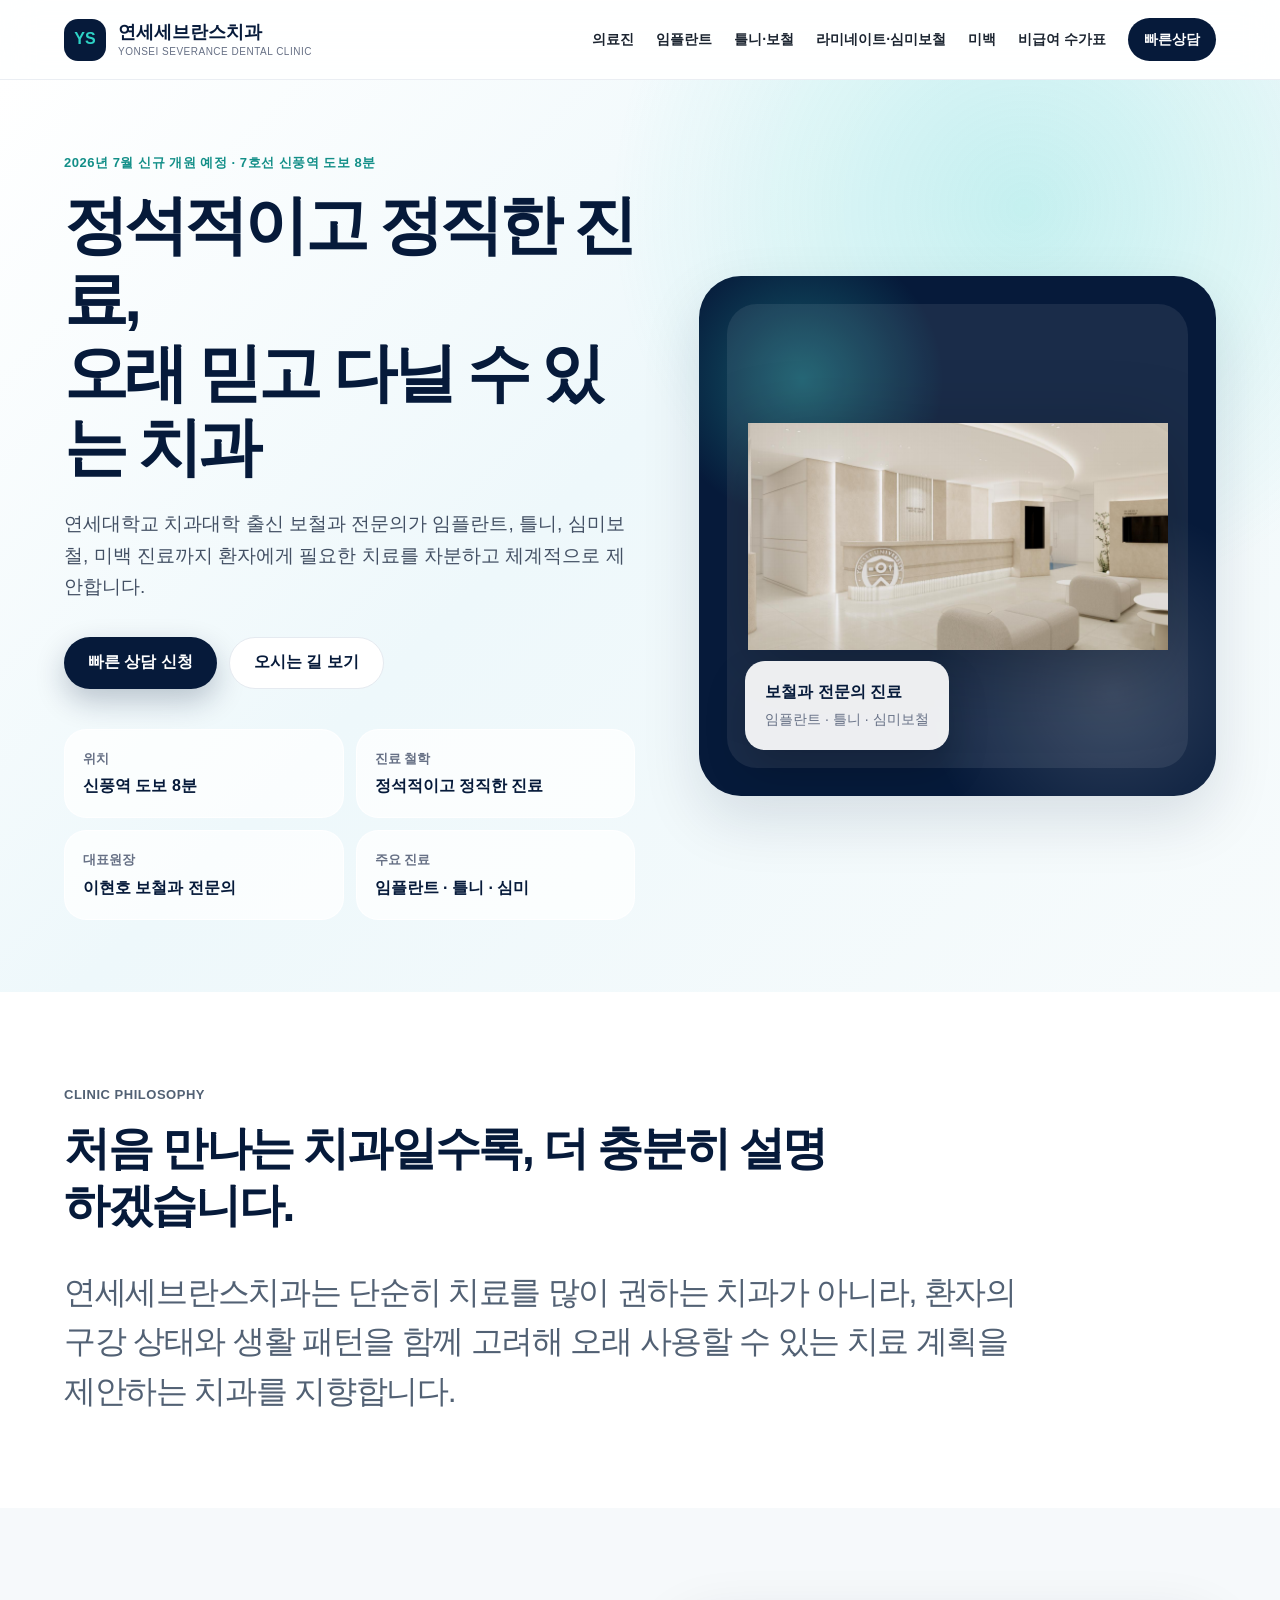
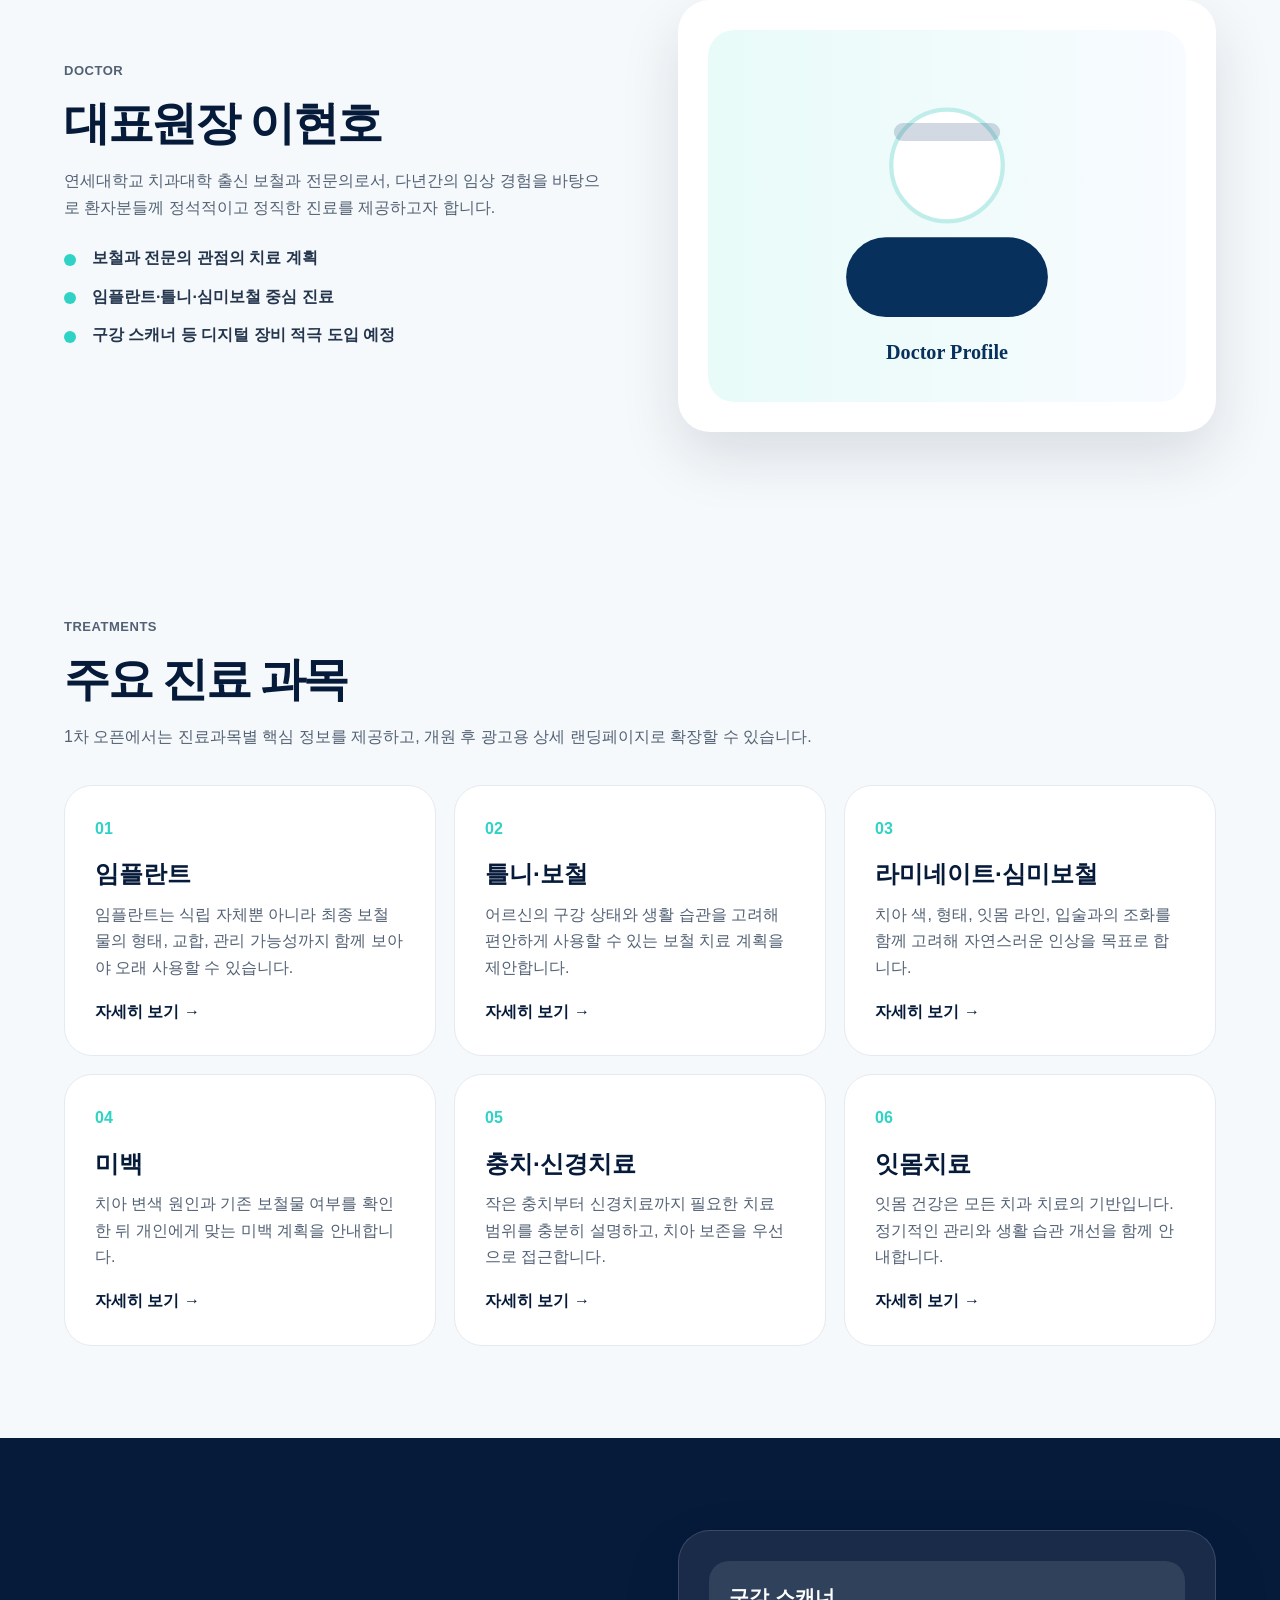
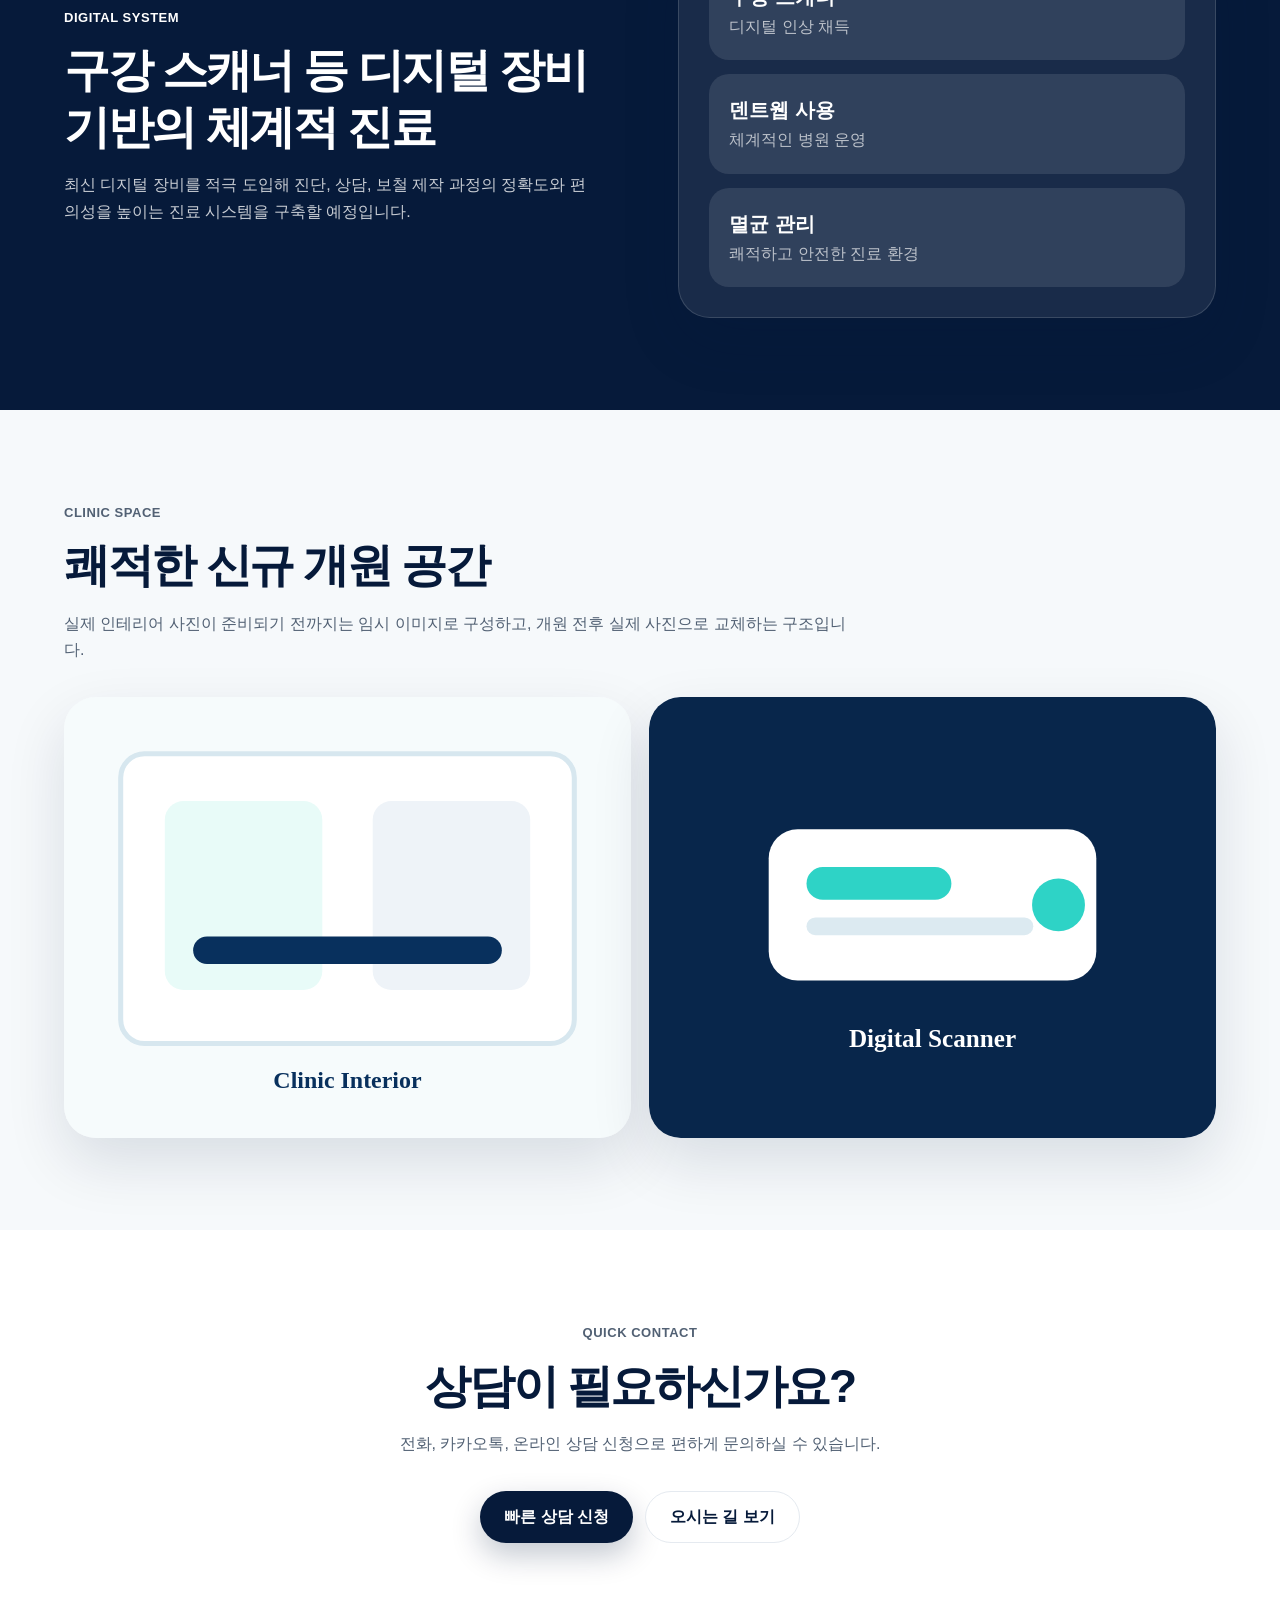
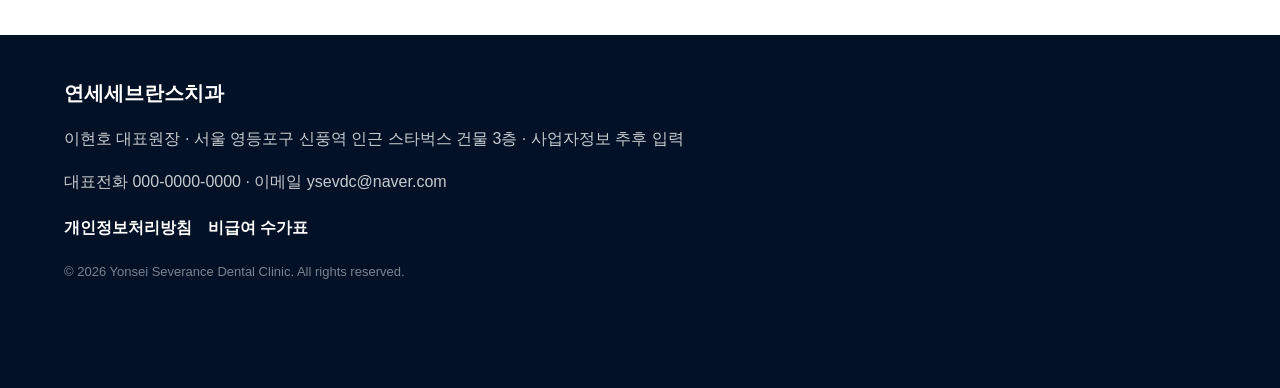
<file: demo/index.html>
<!doctype html>
<html lang="ko">
<head>
  <meta charset="utf-8" />
  <meta name="viewport" content="width=device-width, initial-scale=1" />
  <title>연세세브란스치과 | 신풍역 치과, 보철과 전문의 진료</title>
  <meta name="description" content="신풍역 도보 8분, 2026년 7월 신규 개원 예정 연세세브란스치과입니다. 보철과 전문의가 임플란트, 틀니, 심미보철, 미백 진료를 제공합니다." />
  <meta property="og:title" content="연세세브란스치과 | 신풍역 치과, 보철과 전문의 진료" />
  <meta property="og:description" content="신풍역 도보 8분, 2026년 7월 신규 개원 예정 연세세브란스치과입니다. 보철과 전문의가 임플란트, 틀니, 심미보철, 미백 진료를 제공합니다." />
  <meta property="og:type" content="website" />
  <meta property="og:image" content="./assets/clinic-illustration.png" />
  <link rel="stylesheet" href="styles.css" />
</head>
<body>

<header class="site-header">
  <a class="logo" href="index.html">
    <span class="logo-mark">YS</span>
    <span><strong>연세세브란스치과</strong><small>YONSEI SEVERANCE DENTAL CLINIC</small></span>
  </a>
  <nav class="desktop-nav">
    <a href="index.html#doctor">의료진</a>
    <a href="treatment-implant.html">임플란트</a><a href="treatment-denture.html">틀니·보철</a><a href="treatment-aesthetic.html">라미네이트·심미보철</a><a href="treatment-whitening.html">미백</a>
    <a href="fees.html">비급여 수가표</a>
    <a class="nav-cta" href="contact.html">빠른상담</a>
  </nav>
  <button class="menu-btn" type="button" aria-label="메뉴 열기">메뉴</button>
</header>
<div class="mobile-menu" aria-hidden="true">
  <a href="index.html#doctor">의료진</a>
  <a href="index.html#treatments">진료과목</a>
  <a href="index.html#digital">디지털 장비</a>
  <a href="location.html">오시는 길</a>
  <a href="contact.html">빠른상담</a>
</div>


<main>
  <section class="hero">
    <div class="hero-copy">
      <p class="eyebrow">2026년 7월 신규 개원 예정 · 7호선 신풍역 도보 8분</p>
      <h1>정석적이고 정직한 진료,<br />오래 믿고 다닐 수 있는 치과</h1>
      <p class="hero-desc">
        연세대학교 치과대학 출신 보철과 전문의가 임플란트, 틀니, 심미보철, 미백 진료까지
        환자에게 필요한 치료를 차분하고 체계적으로 제안합니다.
      </p>
      <div class="hero-actions">
        <a class="primary-btn" href="contact.html">빠른 상담 신청</a>
        <a class="secondary-btn" href="location.html">오시는 길 보기</a>
      </div>
      <dl class="hero-info">
        <div><dt>위치</dt><dd>신풍역 도보 8분</dd></div>
        <div><dt>진료 철학</dt><dd>정석적이고 정직한 진료</dd></div>
        <div><dt>대표원장</dt><dd>이현호 보철과 전문의</dd></div>
        <div><dt>주요 진료</dt><dd>임플란트 · 틀니 · 심미</dd></div>
      </dl>
    </div>
    <div class="hero-card">
      <div class="hero-image-wrap"><img src="./assets/clinic-illustration.png" alt="연세세브란스치과 소개 이미지" /></div>
      <div class="floating-card"><strong>보철과 전문의 진료</strong><span>임플란트 · 틀니 · 심미보철</span></div>
    </div>
  </section>

  <section class="section intro-section">
    <div class="section-heading">
      <p class="eyebrow">Clinic Philosophy</p>
      <h2>처음 만나는 치과일수록, 더 충분히 설명하겠습니다.</h2>
    </div>
    <p class="large-text">
      연세세브란스치과는 단순히 치료를 많이 권하는 치과가 아니라, 환자의 구강 상태와 생활 패턴을 함께 고려해
      오래 사용할 수 있는 치료 계획을 제안하는 치과를 지향합니다.
    </p>
  </section>

  <section id="doctor" class="section split-section">
    <div>
      <p class="eyebrow">Doctor</p>
      <h2>대표원장 이현호</h2>
      <p>
        연세대학교 치과대학 출신 보철과 전문의로서, 다년간의 임상 경험을 바탕으로
        환자분들께 정석적이고 정직한 진료를 제공하고자 합니다.
      </p>
      <ul class="check-list">
        <li>보철과 전문의 관점의 치료 계획</li>
        <li>임플란트·틀니·심미보철 중심 진료</li>
        <li>구강 스캐너 등 디지털 장비 적극 도입 예정</li>
      </ul>
    </div>
    <div class="visual-card"><img src="./assets/doctor.svg" alt="연세세브란스치과 대표원장 프로필 이미지 영역"></div>
  </section>

  <section id="treatments" class="section">
    <div class="section-heading">
      <p class="eyebrow">Treatments</p>
      <h2>주요 진료 과목</h2>
      <p>1차 오픈에서는 진료과목별 핵심 정보를 제공하고, 개원 후 광고용 상세 랜딩페이지로 확장할 수 있습니다.</p>
    </div>
    <div class="treatment-grid">
      
<a class="treatment-card" href="treatment-implant.html">
  <span>01</span>
  <h3>임플란트</h3>
  <p>임플란트는 식립 자체뿐 아니라 최종 보철물의 형태, 교합, 관리 가능성까지 함께 보아야 오래 사용할 수 있습니다.</p>
  <em>자세히 보기 →</em>
</a>

<a class="treatment-card" href="treatment-denture.html">
  <span>02</span>
  <h3>틀니·보철</h3>
  <p>어르신의 구강 상태와 생활 습관을 고려해 편안하게 사용할 수 있는 보철 치료 계획을 제안합니다.</p>
  <em>자세히 보기 →</em>
</a>

<a class="treatment-card" href="treatment-aesthetic.html">
  <span>03</span>
  <h3>라미네이트·심미보철</h3>
  <p>치아 색, 형태, 잇몸 라인, 입술과의 조화를 함께 고려해 자연스러운 인상을 목표로 합니다.</p>
  <em>자세히 보기 →</em>
</a>

<a class="treatment-card" href="treatment-whitening.html">
  <span>04</span>
  <h3>미백</h3>
  <p>치아 변색 원인과 기존 보철물 여부를 확인한 뒤 개인에게 맞는 미백 계획을 안내합니다.</p>
  <em>자세히 보기 →</em>
</a>

<a class="treatment-card" href="treatment-general.html">
  <span>05</span>
  <h3>충치·신경치료</h3>
  <p>작은 충치부터 신경치료까지 필요한 치료 범위를 충분히 설명하고, 치아 보존을 우선으로 접근합니다.</p>
  <em>자세히 보기 →</em>
</a>

<a class="treatment-card" href="treatment-gum.html">
  <span>06</span>
  <h3>잇몸치료</h3>
  <p>잇몸 건강은 모든 치과 치료의 기반입니다. 정기적인 관리와 생활 습관 개선을 함께 안내합니다.</p>
  <em>자세히 보기 →</em>
</a>
    </div>
  </section>

  <section id="digital" class="section split-section digital">
    <div>
      <p class="eyebrow">Digital System</p>
      <h2>구강 스캐너 등 디지털 장비 기반의 체계적 진료</h2>
      <p>
        최신 디지털 장비를 적극 도입해 진단, 상담, 보철 제작 과정의 정확도와 편의성을 높이는 진료 시스템을 구축할 예정입니다.
      </p>
    </div>
    <div class="feature-list">
      <div><strong>구강 스캐너</strong><span>디지털 인상 채득</span></div>
      <div><strong>덴트웹 사용</strong><span>체계적인 병원 운영</span></div>
      <div><strong>멸균 관리</strong><span>쾌적하고 안전한 진료 환경</span></div>
    </div>
  </section>

  <section class="section gallery-section">
    <div class="section-heading">
      <p class="eyebrow">Clinic Space</p>
      <h2>쾌적한 신규 개원 공간</h2>
      <p>실제 인테리어 사진이 준비되기 전까지는 임시 이미지로 구성하고, 개원 전후 실제 사진으로 교체하는 구조입니다.</p>
    </div>
    <div class="gallery-grid">
      <img src="./assets/interior.svg" alt="연세세브란스치과 대기 공간 이미지 영역">
      <img src="./assets/scanner.svg" alt="연세세브란스치과 디지털 장비 이미지 영역">
    </div>
  </section>

  <section class="section cta-band">
    <p class="eyebrow">Quick Contact</p>
    <h2>상담이 필요하신가요?</h2>
    <p>전화, 카카오톡, 온라인 상담 신청으로 편하게 문의하실 수 있습니다.</p>
    <div class="hero-actions center">
      <a class="primary-btn" href="contact.html">빠른 상담 신청</a>
      <a class="secondary-btn" href="location.html">오시는 길 보기</a>
    </div>
  </section>
</main>


<footer class="site-footer">
  <div>
    <strong>연세세브란스치과</strong>
    <p>이현호 대표원장 · 서울 영등포구 신풍역 인근 스타벅스 건물 3층 · 사업자정보 추후 입력</p>
    <p>대표전화 000-0000-0000 · 이메일 ysevdc@naver.com</p>
  </div>
  <div class="footer-links">
    <a href="privacy.html">개인정보처리방침</a>
    <a href="fees.html">비급여 수가표</a>
  </div>
  <p class="copyright">© 2026 Yonsei Severance Dental Clinic. All rights reserved.</p>
</footer>
<div class="mobile-fixed">
  <a href="tel:000-0000-0000">전화</a>
  <a href="contact.html">상담</a>
  <a href="location.html">지도</a>
</div>
<script src="script.js"></script>

</body>
</html>
</file>
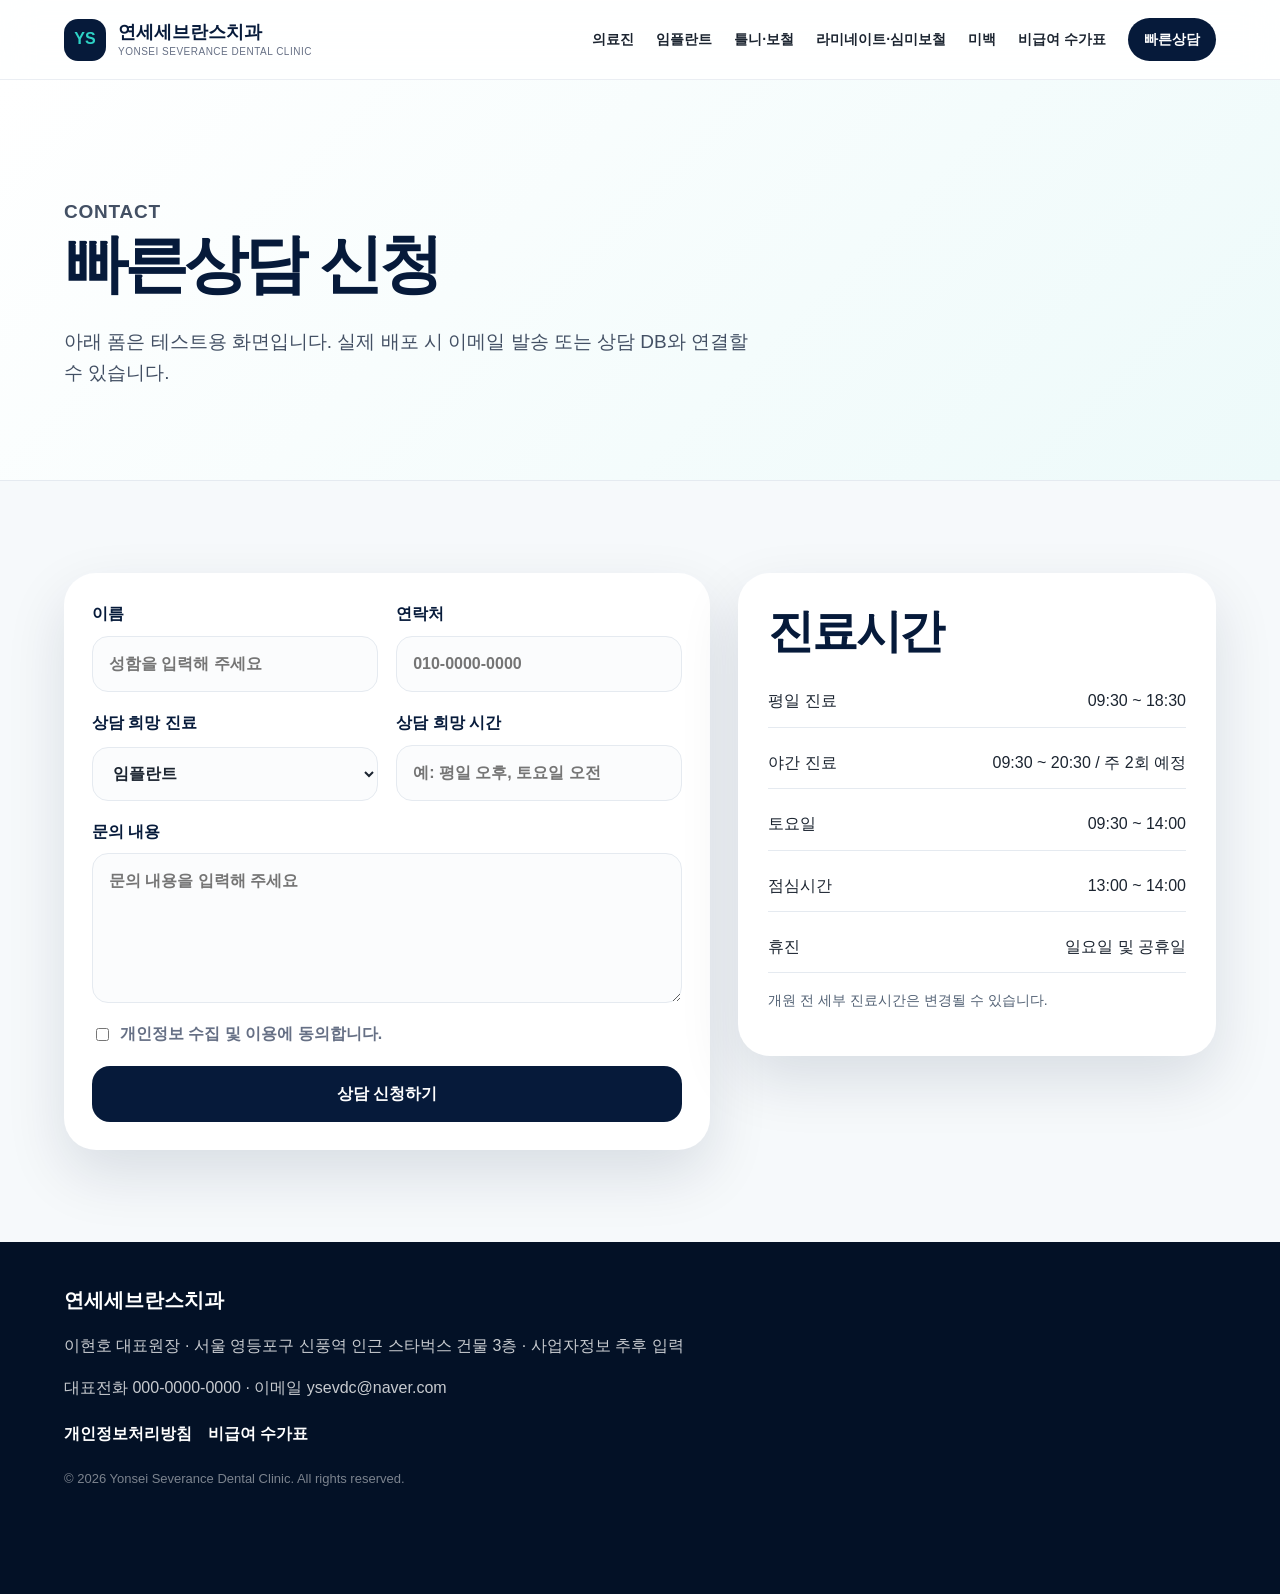
<file: demo/contact.html>
<!doctype html>
<html lang="ko">
<head>
  <meta charset="utf-8" />
  <meta name="viewport" content="width=device-width, initial-scale=1" />
  <title>빠른상담 신청 | 연세세브란스치과</title>
  <meta name="description" content="연세세브란스치과 빠른상담 신청 페이지입니다. 이름, 연락처, 희망 진료를 남겨주시면 확인 후 연락드립니다." />
  <meta property="og:title" content="빠른상담 신청 | 연세세브란스치과" />
  <meta property="og:description" content="연세세브란스치과 빠른상담 신청 페이지입니다. 이름, 연락처, 희망 진료를 남겨주시면 확인 후 연락드립니다." />
  <meta property="og:type" content="website" />
  <meta property="og:image" content="./assets/clinic-illustration.png" />
  <link rel="stylesheet" href="styles.css" />
</head>
<body>

<header class="site-header">
  <a class="logo" href="index.html">
    <span class="logo-mark">YS</span>
    <span><strong>연세세브란스치과</strong><small>YONSEI SEVERANCE DENTAL CLINIC</small></span>
  </a>
  <nav class="desktop-nav">
    <a href="index.html#doctor">의료진</a>
    <a href="treatment-implant.html">임플란트</a><a href="treatment-denture.html">틀니·보철</a><a href="treatment-aesthetic.html">라미네이트·심미보철</a><a href="treatment-whitening.html">미백</a>
    <a href="fees.html">비급여 수가표</a>
    <a class="nav-cta" href="contact.html">빠른상담</a>
  </nav>
  <button class="menu-btn" type="button" aria-label="메뉴 열기">메뉴</button>
</header>
<div class="mobile-menu" aria-hidden="true">
  <a href="index.html#doctor">의료진</a>
  <a href="index.html#treatments">진료과목</a>
  <a href="index.html#digital">디지털 장비</a>
  <a href="location.html">오시는 길</a>
  <a href="contact.html">빠른상담</a>
</div>


<main>
  <section class="sub-hero">
    <p class="eyebrow">Contact</p>
    <h1>빠른상담 신청</h1>
    <p>아래 폼은 테스트용 화면입니다. 실제 배포 시 이메일 발송 또는 상담 DB와 연결할 수 있습니다.</p>
  </section>
  <section class="section contact-layout">
    <form class="contact-form">
      <label>이름<input type="text" placeholder="성함을 입력해 주세요"></label>
      <label>연락처<input type="tel" placeholder="010-0000-0000"></label>
      <label>상담 희망 진료
        <select>
          <option>임플란트</option><option>틀니·보철</option><option>라미네이트·심미보철</option><option>미백</option><option>충치·신경치료</option><option>잇몸치료</option>
          <option>기타 문의</option>
        </select>
      </label>
      <label>상담 희망 시간<input type="text" placeholder="예: 평일 오후, 토요일 오전"></label>
      <label class="wide">문의 내용<textarea placeholder="문의 내용을 입력해 주세요"></textarea></label>
      <label class="check-label wide"><input type="checkbox"> 개인정보 수집 및 이용에 동의합니다.</label>
      <button type="button">상담 신청하기</button>
    </form>
    <aside class="contact-info">
      <h2>진료시간</h2>
      <dl>
        <div><dt>평일 진료</dt><dd>09:30 ~ 18:30</dd></div>
        <div><dt>야간 진료</dt><dd>09:30 ~ 20:30 / 주 2회 예정</dd></div>
        <div><dt>토요일</dt><dd>09:30 ~ 14:00</dd></div>
        <div><dt>점심시간</dt><dd>13:00 ~ 14:00</dd></div>
        <div><dt>휴진</dt><dd>일요일 및 공휴일</dd></div>
      </dl>
      <p class="small-note">개원 전 세부 진료시간은 변경될 수 있습니다.</p>
    </aside>
  </section>
</main>


<footer class="site-footer">
  <div>
    <strong>연세세브란스치과</strong>
    <p>이현호 대표원장 · 서울 영등포구 신풍역 인근 스타벅스 건물 3층 · 사업자정보 추후 입력</p>
    <p>대표전화 000-0000-0000 · 이메일 ysevdc@naver.com</p>
  </div>
  <div class="footer-links">
    <a href="privacy.html">개인정보처리방침</a>
    <a href="fees.html">비급여 수가표</a>
  </div>
  <p class="copyright">© 2026 Yonsei Severance Dental Clinic. All rights reserved.</p>
</footer>
<div class="mobile-fixed">
  <a href="tel:000-0000-0000">전화</a>
  <a href="contact.html">상담</a>
  <a href="location.html">지도</a>
</div>
<script src="script.js"></script>

</body>
</html>
</file>
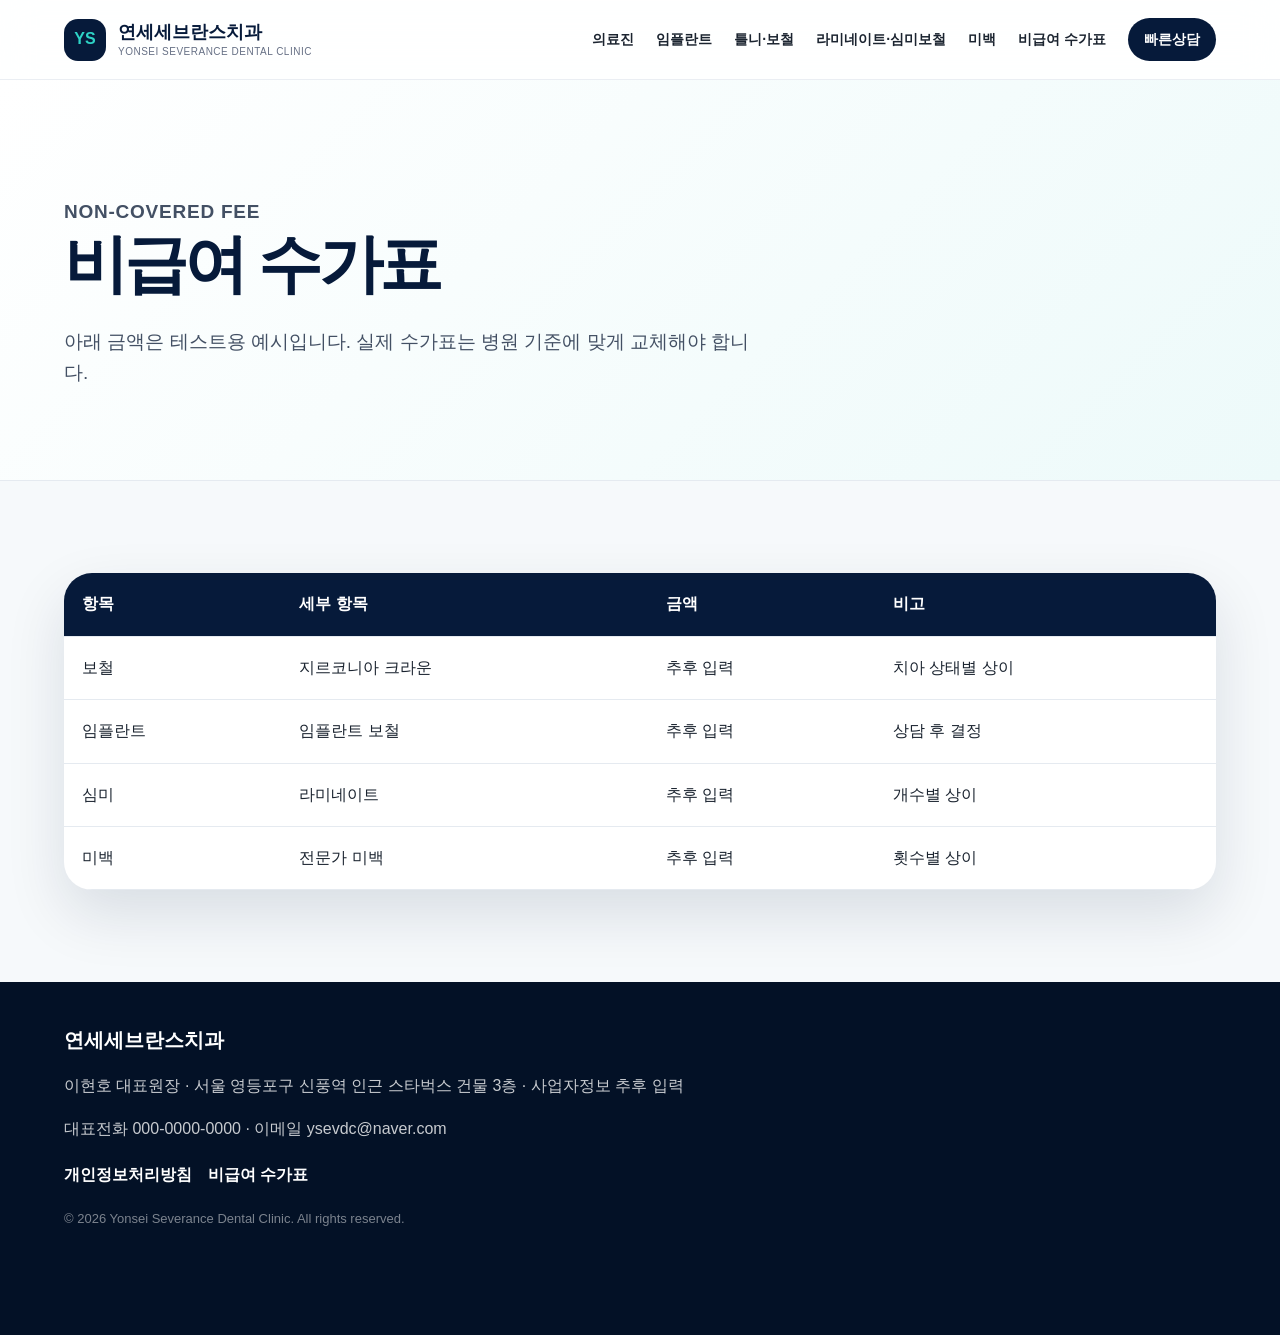
<file: demo/fees.html>
<!doctype html>
<html lang="ko">
<head>
  <meta charset="utf-8" />
  <meta name="viewport" content="width=device-width, initial-scale=1" />
  <title>비급여 수가표 | 연세세브란스치과</title>
  <meta name="description" content="연세세브란스치과 비급여 수가표 안내 페이지입니다." />
  <meta property="og:title" content="비급여 수가표 | 연세세브란스치과" />
  <meta property="og:description" content="연세세브란스치과 비급여 수가표 안내 페이지입니다." />
  <meta property="og:type" content="website" />
  <meta property="og:image" content="./assets/clinic-illustration.png" />
  <link rel="stylesheet" href="styles.css" />
</head>
<body>

<header class="site-header">
  <a class="logo" href="index.html">
    <span class="logo-mark">YS</span>
    <span><strong>연세세브란스치과</strong><small>YONSEI SEVERANCE DENTAL CLINIC</small></span>
  </a>
  <nav class="desktop-nav">
    <a href="index.html#doctor">의료진</a>
    <a href="treatment-implant.html">임플란트</a><a href="treatment-denture.html">틀니·보철</a><a href="treatment-aesthetic.html">라미네이트·심미보철</a><a href="treatment-whitening.html">미백</a>
    <a href="fees.html">비급여 수가표</a>
    <a class="nav-cta" href="contact.html">빠른상담</a>
  </nav>
  <button class="menu-btn" type="button" aria-label="메뉴 열기">메뉴</button>
</header>
<div class="mobile-menu" aria-hidden="true">
  <a href="index.html#doctor">의료진</a>
  <a href="index.html#treatments">진료과목</a>
  <a href="index.html#digital">디지털 장비</a>
  <a href="location.html">오시는 길</a>
  <a href="contact.html">빠른상담</a>
</div>


<main>
  <section class="sub-hero">
    <p class="eyebrow">Non-covered Fee</p>
    <h1>비급여 수가표</h1>
    <p>아래 금액은 테스트용 예시입니다. 실제 수가표는 병원 기준에 맞게 교체해야 합니다.</p>
  </section>
  <section class="section">
    <div class="table-wrap">
      <table>
        <thead><tr><th>항목</th><th>세부 항목</th><th>금액</th><th>비고</th></tr></thead>
        <tbody>
          <tr><td>보철</td><td>지르코니아 크라운</td><td>추후 입력</td><td>치아 상태별 상이</td></tr>
          <tr><td>임플란트</td><td>임플란트 보철</td><td>추후 입력</td><td>상담 후 결정</td></tr>
          <tr><td>심미</td><td>라미네이트</td><td>추후 입력</td><td>개수별 상이</td></tr>
          <tr><td>미백</td><td>전문가 미백</td><td>추후 입력</td><td>횟수별 상이</td></tr>
        </tbody>
      </table>
    </div>
  </section>
</main>


<footer class="site-footer">
  <div>
    <strong>연세세브란스치과</strong>
    <p>이현호 대표원장 · 서울 영등포구 신풍역 인근 스타벅스 건물 3층 · 사업자정보 추후 입력</p>
    <p>대표전화 000-0000-0000 · 이메일 ysevdc@naver.com</p>
  </div>
  <div class="footer-links">
    <a href="privacy.html">개인정보처리방침</a>
    <a href="fees.html">비급여 수가표</a>
  </div>
  <p class="copyright">© 2026 Yonsei Severance Dental Clinic. All rights reserved.</p>
</footer>
<div class="mobile-fixed">
  <a href="tel:000-0000-0000">전화</a>
  <a href="contact.html">상담</a>
  <a href="location.html">지도</a>
</div>
<script src="script.js"></script>

</body>
</html>
</file>
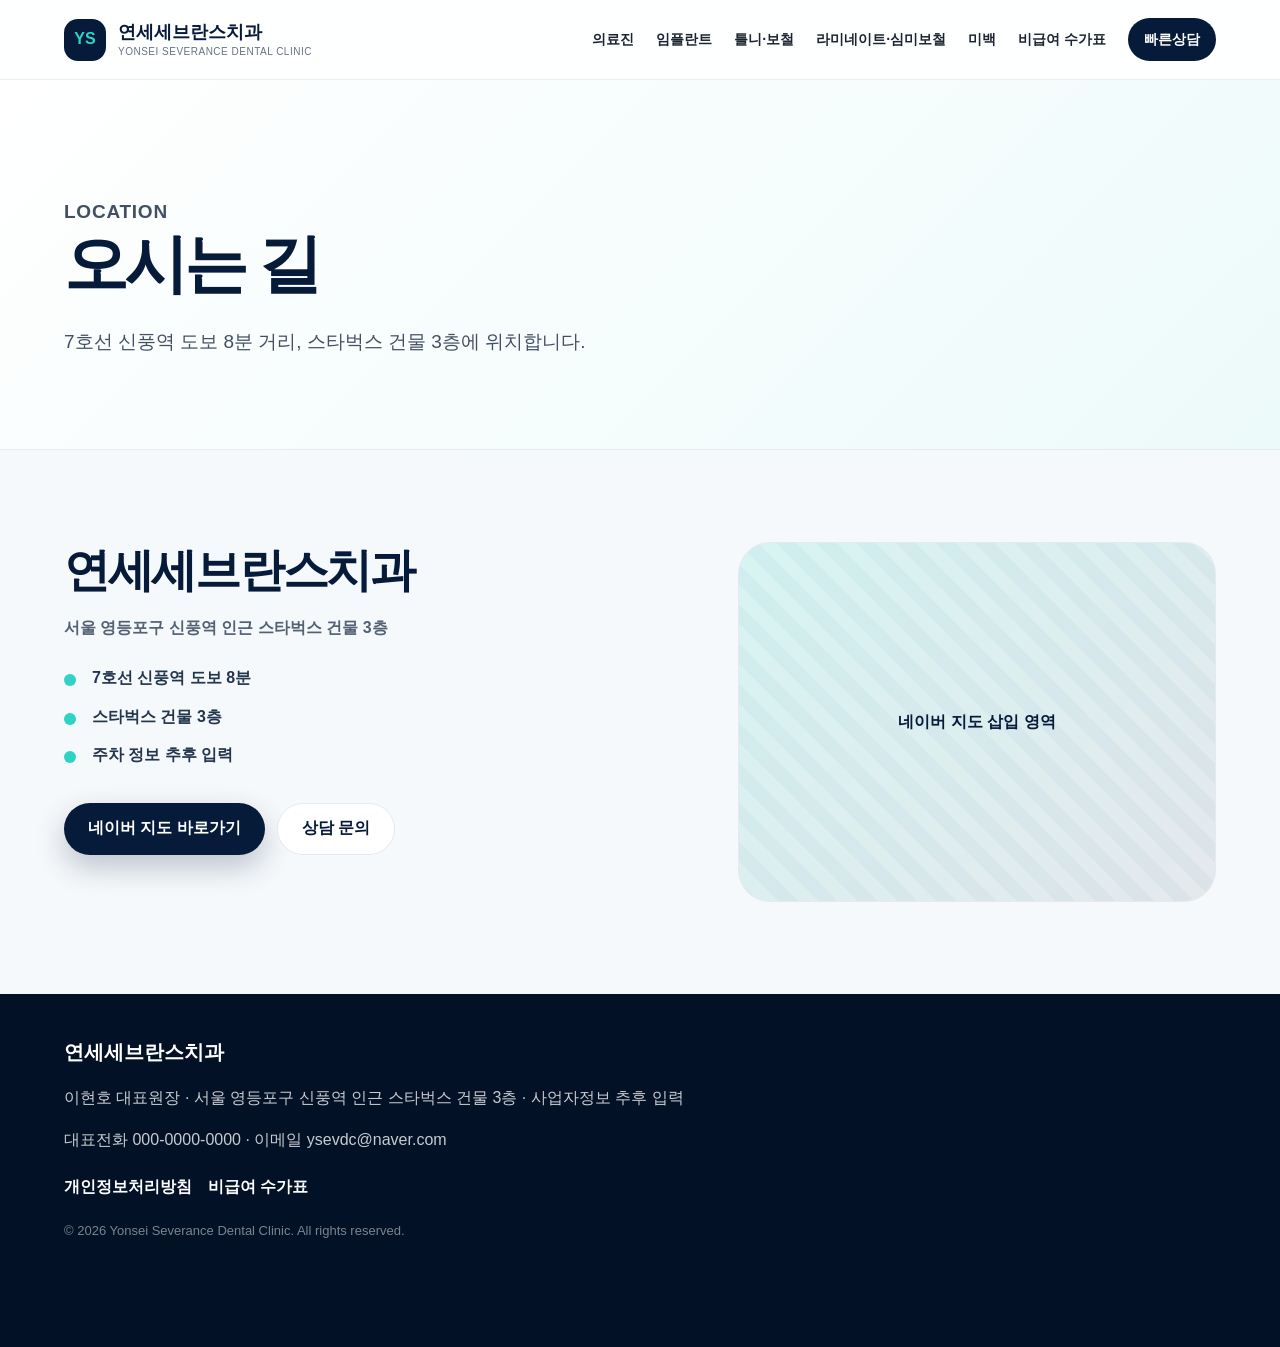
<file: demo/location.html>
<!doctype html>
<html lang="ko">
<head>
  <meta charset="utf-8" />
  <meta name="viewport" content="width=device-width, initial-scale=1" />
  <title>오시는 길 | 연세세브란스치과</title>
  <meta name="description" content="신풍역 도보 8분, 스타벅스 건물 3층에 위치한 연세세브란스치과 오시는 길 안내입니다." />
  <meta property="og:title" content="오시는 길 | 연세세브란스치과" />
  <meta property="og:description" content="신풍역 도보 8분, 스타벅스 건물 3층에 위치한 연세세브란스치과 오시는 길 안내입니다." />
  <meta property="og:type" content="website" />
  <meta property="og:image" content="./assets/clinic-illustration.png" />
  <link rel="stylesheet" href="styles.css" />
</head>
<body>

<header class="site-header">
  <a class="logo" href="index.html">
    <span class="logo-mark">YS</span>
    <span><strong>연세세브란스치과</strong><small>YONSEI SEVERANCE DENTAL CLINIC</small></span>
  </a>
  <nav class="desktop-nav">
    <a href="index.html#doctor">의료진</a>
    <a href="treatment-implant.html">임플란트</a><a href="treatment-denture.html">틀니·보철</a><a href="treatment-aesthetic.html">라미네이트·심미보철</a><a href="treatment-whitening.html">미백</a>
    <a href="fees.html">비급여 수가표</a>
    <a class="nav-cta" href="contact.html">빠른상담</a>
  </nav>
  <button class="menu-btn" type="button" aria-label="메뉴 열기">메뉴</button>
</header>
<div class="mobile-menu" aria-hidden="true">
  <a href="index.html#doctor">의료진</a>
  <a href="index.html#treatments">진료과목</a>
  <a href="index.html#digital">디지털 장비</a>
  <a href="location.html">오시는 길</a>
  <a href="contact.html">빠른상담</a>
</div>


<main>
  <section class="sub-hero">
    <p class="eyebrow">Location</p>
    <h1>오시는 길</h1>
    <p>7호선 신풍역 도보 8분 거리, 스타벅스 건물 3층에 위치합니다.</p>
  </section>
  <section class="section location-section">
    <div>
      <h2>연세세브란스치과</h2>
      <p class="address">서울 영등포구 신풍역 인근 스타벅스 건물 3층</p>
      <ul class="check-list">
        <li>7호선 신풍역 도보 8분</li>
        <li>스타벅스 건물 3층</li>
        <li>주차 정보 추후 입력</li>
      </ul>
      <div class="hero-actions">
        <a class="primary-btn" href="#">네이버 지도 바로가기</a>
        <a class="secondary-btn" href="contact.html">상담 문의</a>
      </div>
    </div>
    <div class="map-placeholder">네이버 지도 삽입 영역</div>
  </section>
</main>


<footer class="site-footer">
  <div>
    <strong>연세세브란스치과</strong>
    <p>이현호 대표원장 · 서울 영등포구 신풍역 인근 스타벅스 건물 3층 · 사업자정보 추후 입력</p>
    <p>대표전화 000-0000-0000 · 이메일 ysevdc@naver.com</p>
  </div>
  <div class="footer-links">
    <a href="privacy.html">개인정보처리방침</a>
    <a href="fees.html">비급여 수가표</a>
  </div>
  <p class="copyright">© 2026 Yonsei Severance Dental Clinic. All rights reserved.</p>
</footer>
<div class="mobile-fixed">
  <a href="tel:000-0000-0000">전화</a>
  <a href="contact.html">상담</a>
  <a href="location.html">지도</a>
</div>
<script src="script.js"></script>

</body>
</html>
</file>
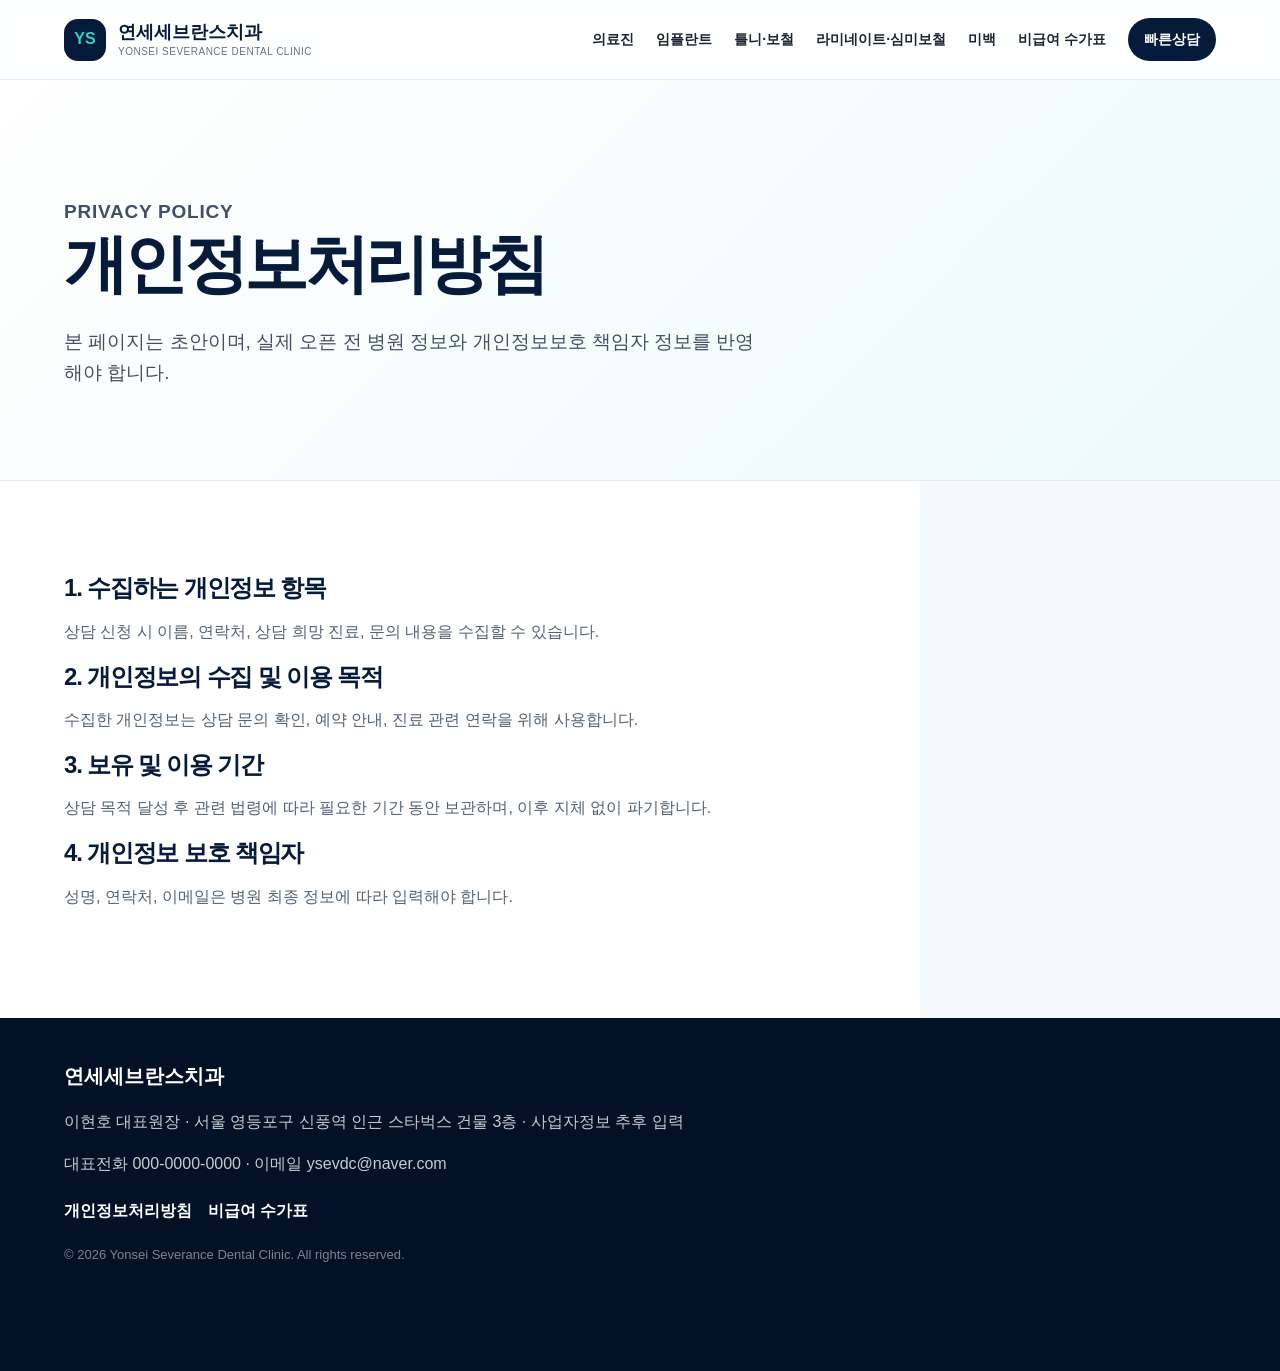
<file: demo/privacy.html>
<!doctype html>
<html lang="ko">
<head>
  <meta charset="utf-8" />
  <meta name="viewport" content="width=device-width, initial-scale=1" />
  <title>개인정보처리방침 | 연세세브란스치과</title>
  <meta name="description" content="연세세브란스치과 개인정보처리방침 안내 페이지입니다." />
  <meta property="og:title" content="개인정보처리방침 | 연세세브란스치과" />
  <meta property="og:description" content="연세세브란스치과 개인정보처리방침 안내 페이지입니다." />
  <meta property="og:type" content="website" />
  <meta property="og:image" content="./assets/clinic-illustration.png" />
  <link rel="stylesheet" href="styles.css" />
</head>
<body>

<header class="site-header">
  <a class="logo" href="index.html">
    <span class="logo-mark">YS</span>
    <span><strong>연세세브란스치과</strong><small>YONSEI SEVERANCE DENTAL CLINIC</small></span>
  </a>
  <nav class="desktop-nav">
    <a href="index.html#doctor">의료진</a>
    <a href="treatment-implant.html">임플란트</a><a href="treatment-denture.html">틀니·보철</a><a href="treatment-aesthetic.html">라미네이트·심미보철</a><a href="treatment-whitening.html">미백</a>
    <a href="fees.html">비급여 수가표</a>
    <a class="nav-cta" href="contact.html">빠른상담</a>
  </nav>
  <button class="menu-btn" type="button" aria-label="메뉴 열기">메뉴</button>
</header>
<div class="mobile-menu" aria-hidden="true">
  <a href="index.html#doctor">의료진</a>
  <a href="index.html#treatments">진료과목</a>
  <a href="index.html#digital">디지털 장비</a>
  <a href="location.html">오시는 길</a>
  <a href="contact.html">빠른상담</a>
</div>


<main>
  <section class="sub-hero">
    <p class="eyebrow">Privacy Policy</p>
    <h1>개인정보처리방침</h1>
    <p>본 페이지는 초안이며, 실제 오픈 전 병원 정보와 개인정보보호 책임자 정보를 반영해야 합니다.</p>
  </section>
  <section class="section policy">
    <h2>1. 수집하는 개인정보 항목</h2>
    <p>상담 신청 시 이름, 연락처, 상담 희망 진료, 문의 내용을 수집할 수 있습니다.</p>
    <h2>2. 개인정보의 수집 및 이용 목적</h2>
    <p>수집한 개인정보는 상담 문의 확인, 예약 안내, 진료 관련 연락을 위해 사용합니다.</p>
    <h2>3. 보유 및 이용 기간</h2>
    <p>상담 목적 달성 후 관련 법령에 따라 필요한 기간 동안 보관하며, 이후 지체 없이 파기합니다.</p>
    <h2>4. 개인정보 보호 책임자</h2>
    <p>성명, 연락처, 이메일은 병원 최종 정보에 따라 입력해야 합니다.</p>
  </section>
</main>


<footer class="site-footer">
  <div>
    <strong>연세세브란스치과</strong>
    <p>이현호 대표원장 · 서울 영등포구 신풍역 인근 스타벅스 건물 3층 · 사업자정보 추후 입력</p>
    <p>대표전화 000-0000-0000 · 이메일 ysevdc@naver.com</p>
  </div>
  <div class="footer-links">
    <a href="privacy.html">개인정보처리방침</a>
    <a href="fees.html">비급여 수가표</a>
  </div>
  <p class="copyright">© 2026 Yonsei Severance Dental Clinic. All rights reserved.</p>
</footer>
<div class="mobile-fixed">
  <a href="tel:000-0000-0000">전화</a>
  <a href="contact.html">상담</a>
  <a href="location.html">지도</a>
</div>
<script src="script.js"></script>

</body>
</html>
</file>
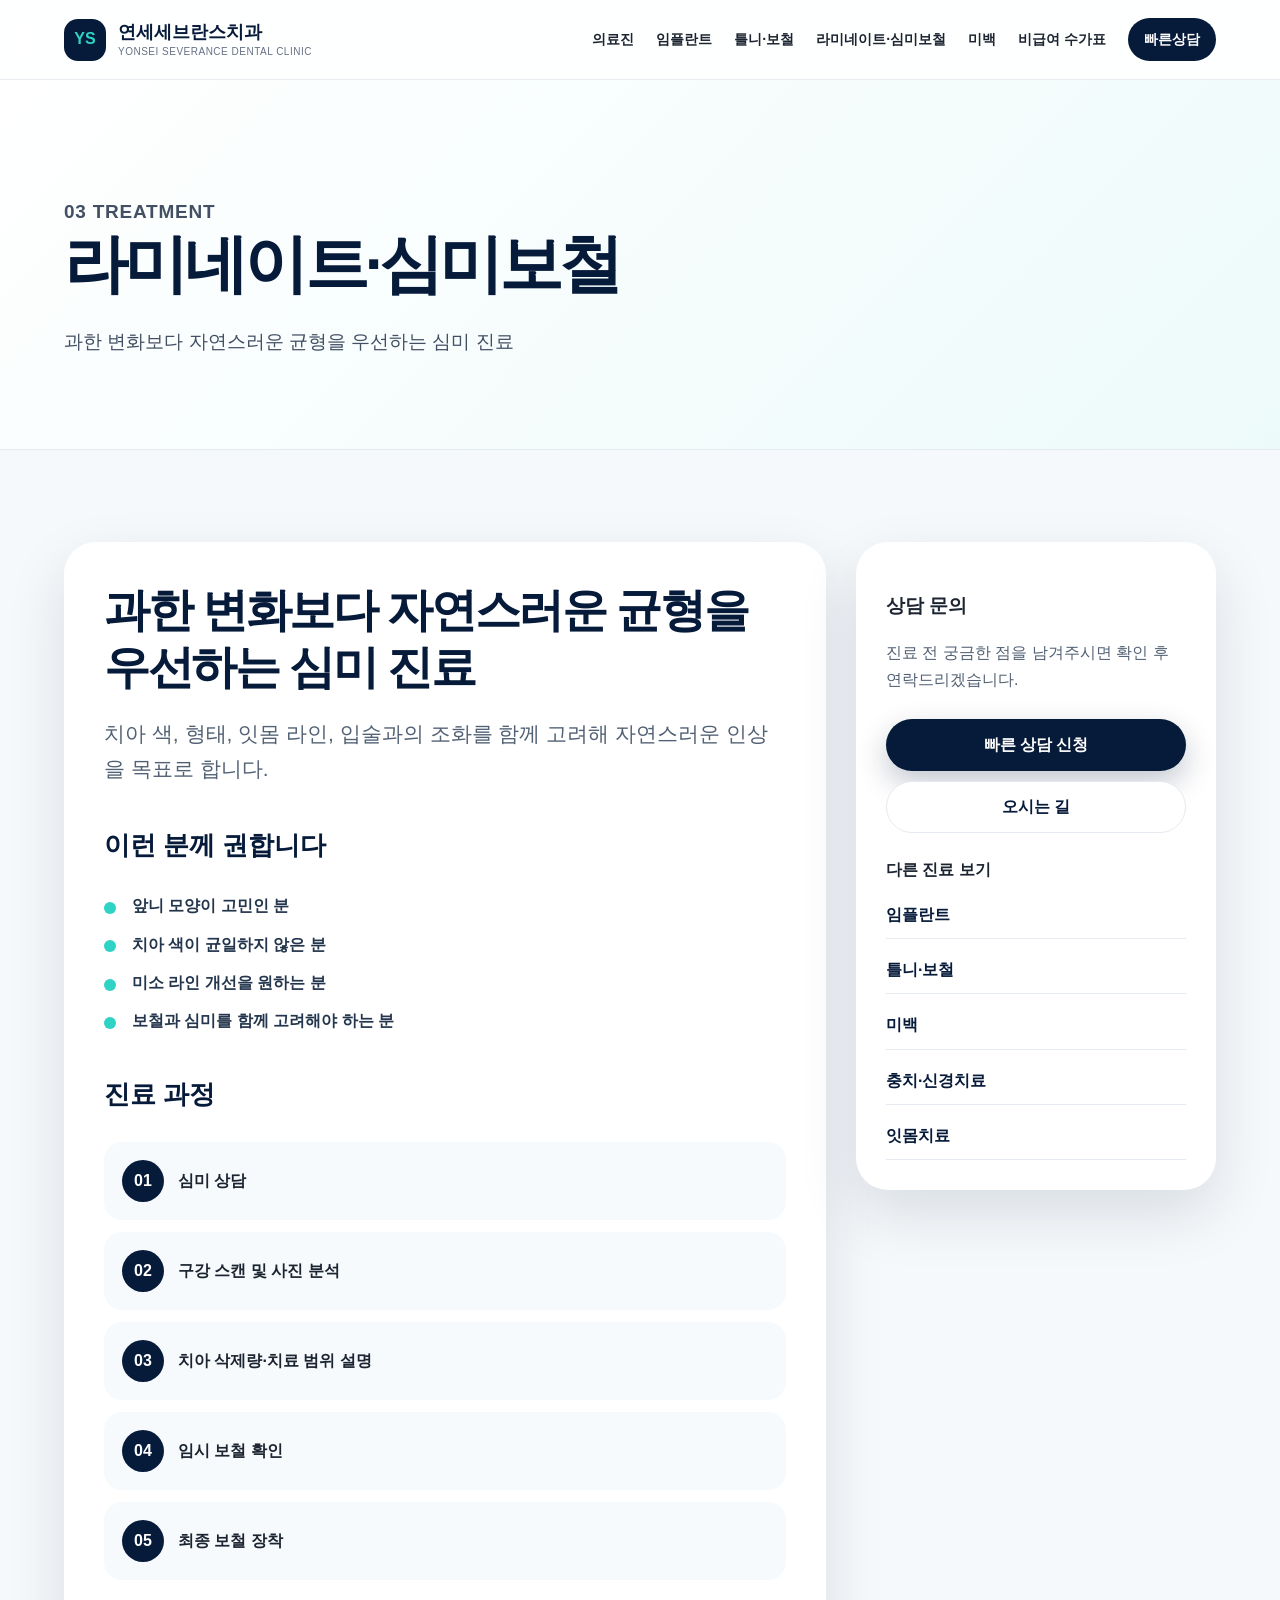
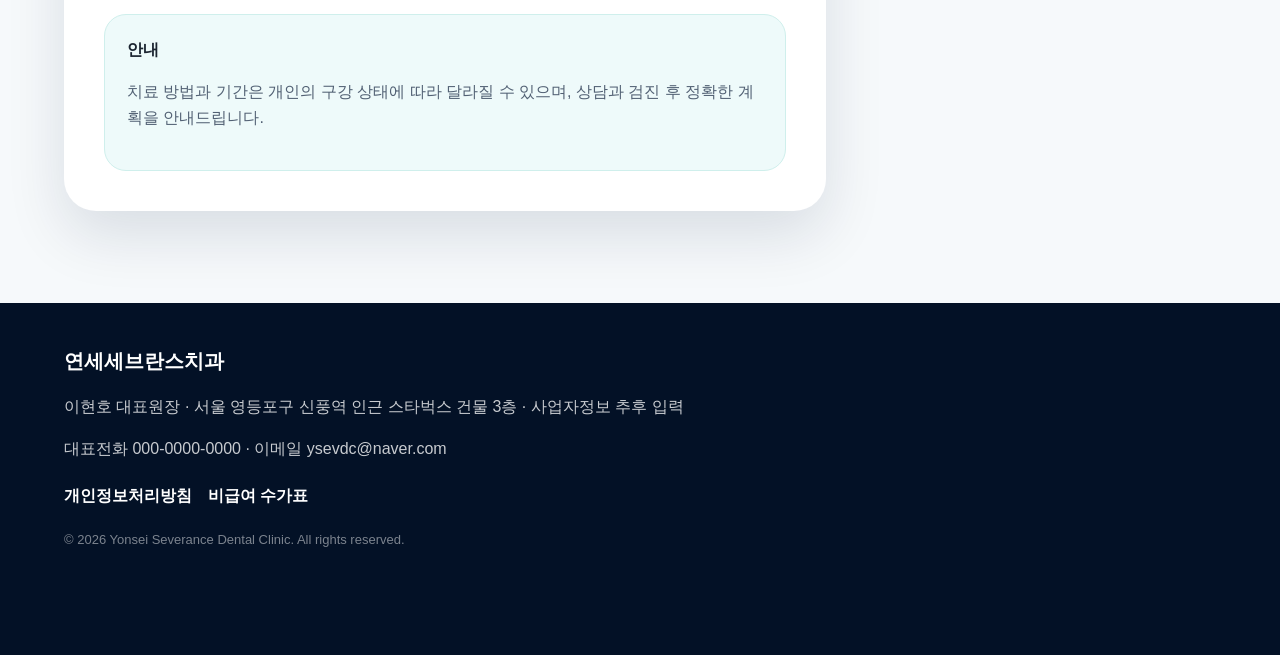
<file: demo/treatment-aesthetic.html>
<!doctype html>
<html lang="ko">
<head>
  <meta charset="utf-8" />
  <meta name="viewport" content="width=device-width, initial-scale=1" />
  <title>라미네이트·심미보철 | 신풍역 연세세브란스치과</title>
  <meta name="description" content="신풍역 연세세브란스치과 라미네이트·심미보철 안내. 과한 변화보다 자연스러운 균형을 우선하는 심미 진료" />
  <meta property="og:title" content="라미네이트·심미보철 | 신풍역 연세세브란스치과" />
  <meta property="og:description" content="신풍역 연세세브란스치과 라미네이트·심미보철 안내. 과한 변화보다 자연스러운 균형을 우선하는 심미 진료" />
  <meta property="og:type" content="website" />
  <meta property="og:image" content="./assets/clinic-illustration.png" />
  <link rel="stylesheet" href="styles.css" />
</head>
<body>

<header class="site-header">
  <a class="logo" href="index.html">
    <span class="logo-mark">YS</span>
    <span><strong>연세세브란스치과</strong><small>YONSEI SEVERANCE DENTAL CLINIC</small></span>
  </a>
  <nav class="desktop-nav">
    <a href="index.html#doctor">의료진</a>
    <a href="treatment-implant.html">임플란트</a><a href="treatment-denture.html">틀니·보철</a><a href="treatment-aesthetic.html">라미네이트·심미보철</a><a href="treatment-whitening.html">미백</a>
    <a href="fees.html">비급여 수가표</a>
    <a class="nav-cta" href="contact.html">빠른상담</a>
  </nav>
  <button class="menu-btn" type="button" aria-label="메뉴 열기">메뉴</button>
</header>
<div class="mobile-menu" aria-hidden="true">
  <a href="index.html#doctor">의료진</a>
  <a href="index.html#treatments">진료과목</a>
  <a href="index.html#digital">디지털 장비</a>
  <a href="location.html">오시는 길</a>
  <a href="contact.html">빠른상담</a>
</div>


<main>
  <section class="sub-hero">
    <p class="eyebrow">03 Treatment</p>
    <h1>라미네이트·심미보철</h1>
    <p>과한 변화보다 자연스러운 균형을 우선하는 심미 진료</p>
  </section>
  <section class="section detail-section">
    <div class="detail-main">
      <h2>과한 변화보다 자연스러운 균형을 우선하는 심미 진료</h2>
      <p class="detail-lead">치아 색, 형태, 잇몸 라인, 입술과의 조화를 함께 고려해 자연스러운 인상을 목표로 합니다.</p>
      <h3>이런 분께 권합니다</h3>
      <ul class="check-list"><li>앞니 모양이 고민인 분</li><li>치아 색이 균일하지 않은 분</li><li>미소 라인 개선을 원하는 분</li><li>보철과 심미를 함께 고려해야 하는 분</li></ul>
      <h3>진료 과정</h3>
      <ol class="step-list"><li><span>01</span><strong>심미 상담</strong></li><li><span>02</span><strong>구강 스캔 및 사진 분석</strong></li><li><span>03</span><strong>치아 삭제량·치료 범위 설명</strong></li><li><span>04</span><strong>임시 보철 확인</strong></li><li><span>05</span><strong>최종 보철 장착</strong></li></ol>
      <div class="notice-box">
        <strong>안내</strong>
        <p>치료 방법과 기간은 개인의 구강 상태에 따라 달라질 수 있으며, 상담과 검진 후 정확한 계획을 안내드립니다.</p>
      </div>
    </div>
    <aside class="detail-side">
      <h3>상담 문의</h3>
      <p>진료 전 궁금한 점을 남겨주시면 확인 후 연락드리겠습니다.</p>
      <a class="primary-btn full" href="contact.html">빠른 상담 신청</a>
      <a class="secondary-btn full" href="location.html">오시는 길</a>
      <div class="related-box"><strong>다른 진료 보기</strong><a href="treatment-implant.html">임플란트</a><a href="treatment-denture.html">틀니·보철</a><a href="treatment-whitening.html">미백</a><a href="treatment-general.html">충치·신경치료</a><a href="treatment-gum.html">잇몸치료</a></div>
    </aside>
  </section>
</main>


<footer class="site-footer">
  <div>
    <strong>연세세브란스치과</strong>
    <p>이현호 대표원장 · 서울 영등포구 신풍역 인근 스타벅스 건물 3층 · 사업자정보 추후 입력</p>
    <p>대표전화 000-0000-0000 · 이메일 ysevdc@naver.com</p>
  </div>
  <div class="footer-links">
    <a href="privacy.html">개인정보처리방침</a>
    <a href="fees.html">비급여 수가표</a>
  </div>
  <p class="copyright">© 2026 Yonsei Severance Dental Clinic. All rights reserved.</p>
</footer>
<div class="mobile-fixed">
  <a href="tel:000-0000-0000">전화</a>
  <a href="contact.html">상담</a>
  <a href="location.html">지도</a>
</div>
<script src="script.js"></script>

</body>
</html>
</file>
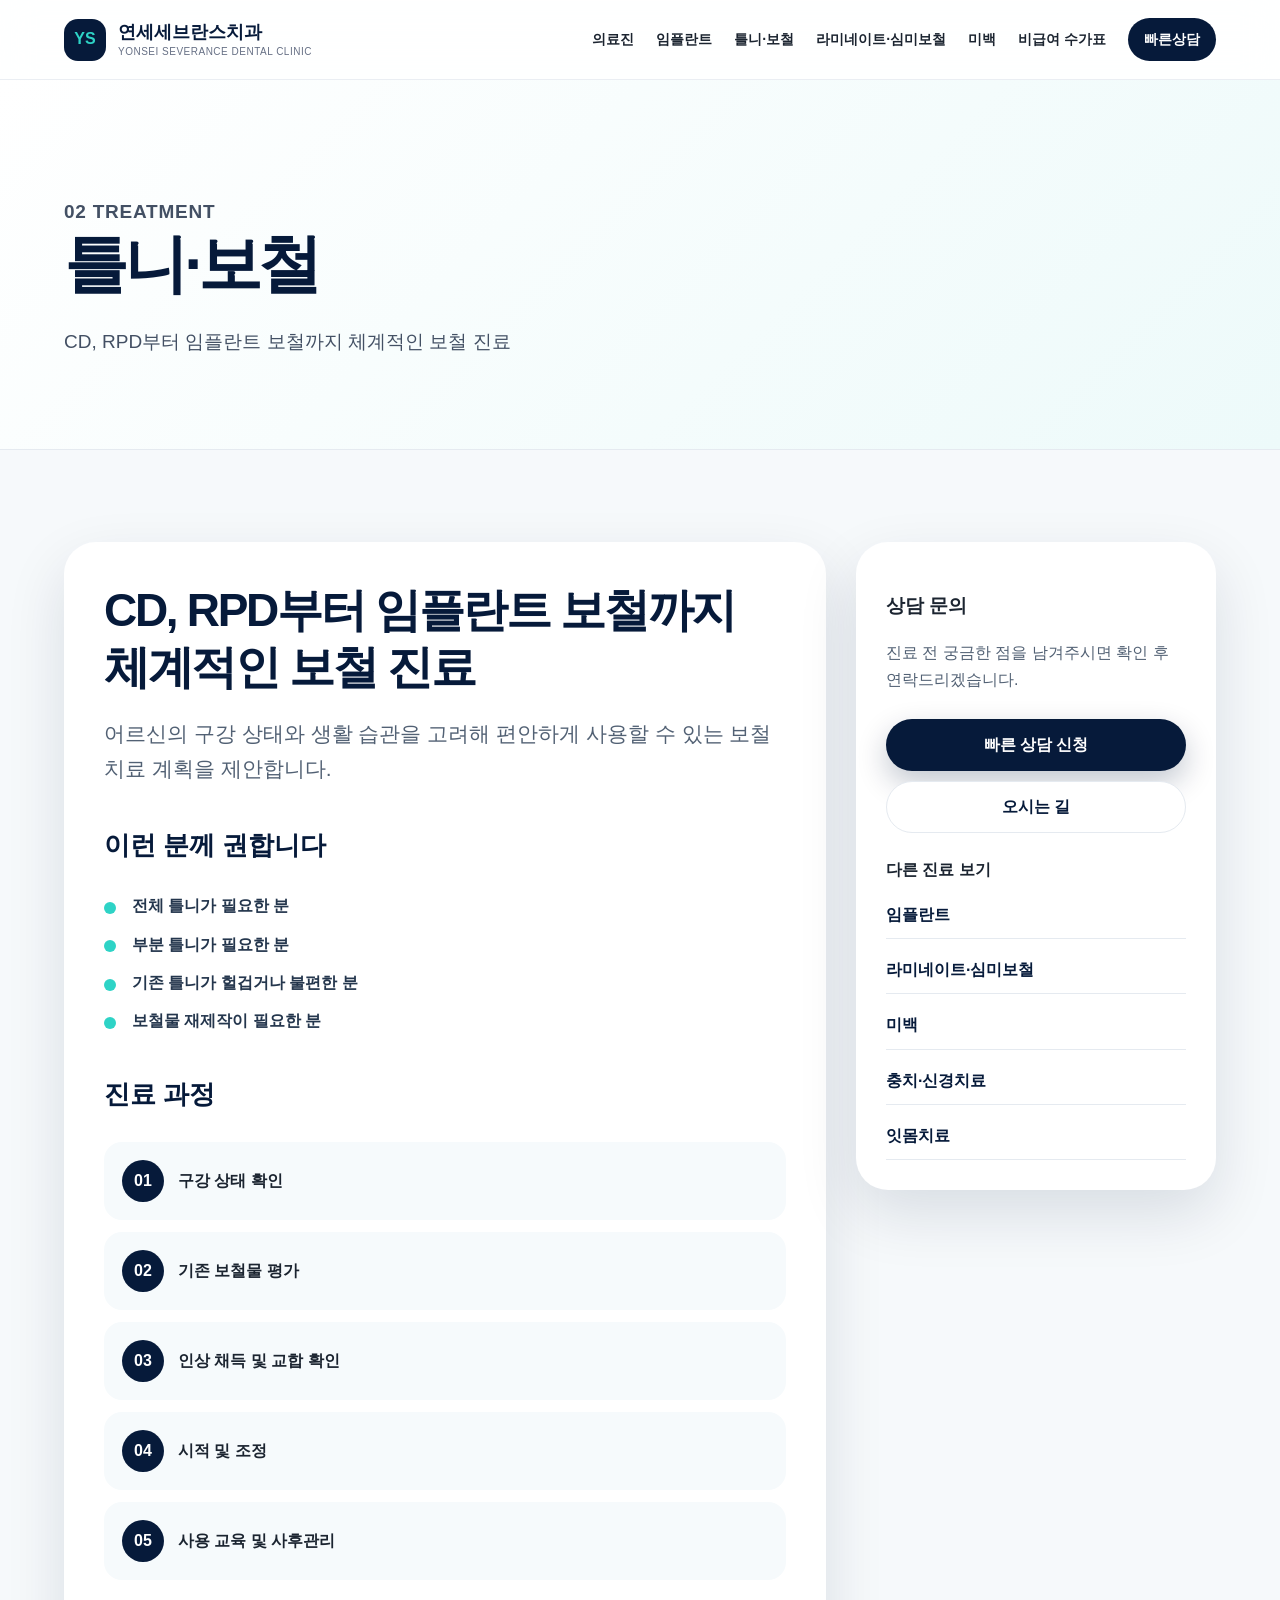
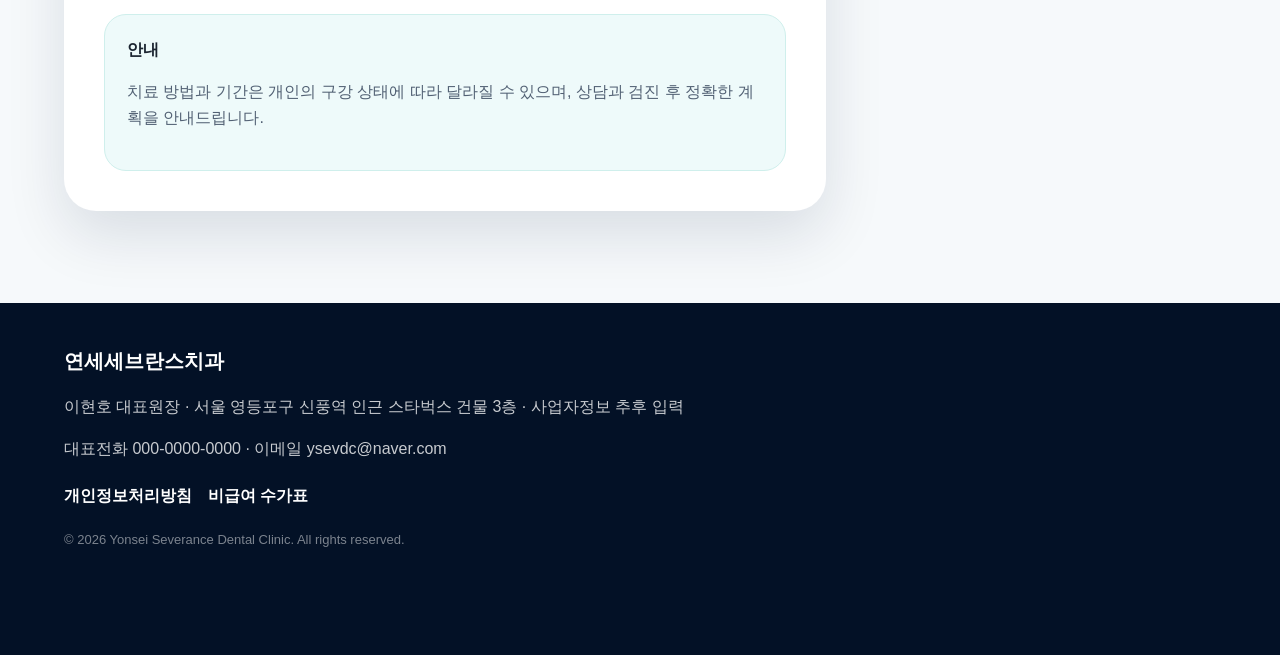
<file: demo/treatment-denture.html>
<!doctype html>
<html lang="ko">
<head>
  <meta charset="utf-8" />
  <meta name="viewport" content="width=device-width, initial-scale=1" />
  <title>틀니·보철 | 신풍역 연세세브란스치과</title>
  <meta name="description" content="신풍역 연세세브란스치과 틀니·보철 안내. CD, RPD부터 임플란트 보철까지 체계적인 보철 진료" />
  <meta property="og:title" content="틀니·보철 | 신풍역 연세세브란스치과" />
  <meta property="og:description" content="신풍역 연세세브란스치과 틀니·보철 안내. CD, RPD부터 임플란트 보철까지 체계적인 보철 진료" />
  <meta property="og:type" content="website" />
  <meta property="og:image" content="./assets/clinic-illustration.png" />
  <link rel="stylesheet" href="styles.css" />
</head>
<body>

<header class="site-header">
  <a class="logo" href="index.html">
    <span class="logo-mark">YS</span>
    <span><strong>연세세브란스치과</strong><small>YONSEI SEVERANCE DENTAL CLINIC</small></span>
  </a>
  <nav class="desktop-nav">
    <a href="index.html#doctor">의료진</a>
    <a href="treatment-implant.html">임플란트</a><a href="treatment-denture.html">틀니·보철</a><a href="treatment-aesthetic.html">라미네이트·심미보철</a><a href="treatment-whitening.html">미백</a>
    <a href="fees.html">비급여 수가표</a>
    <a class="nav-cta" href="contact.html">빠른상담</a>
  </nav>
  <button class="menu-btn" type="button" aria-label="메뉴 열기">메뉴</button>
</header>
<div class="mobile-menu" aria-hidden="true">
  <a href="index.html#doctor">의료진</a>
  <a href="index.html#treatments">진료과목</a>
  <a href="index.html#digital">디지털 장비</a>
  <a href="location.html">오시는 길</a>
  <a href="contact.html">빠른상담</a>
</div>


<main>
  <section class="sub-hero">
    <p class="eyebrow">02 Treatment</p>
    <h1>틀니·보철</h1>
    <p>CD, RPD부터 임플란트 보철까지 체계적인 보철 진료</p>
  </section>
  <section class="section detail-section">
    <div class="detail-main">
      <h2>CD, RPD부터 임플란트 보철까지 체계적인 보철 진료</h2>
      <p class="detail-lead">어르신의 구강 상태와 생활 습관을 고려해 편안하게 사용할 수 있는 보철 치료 계획을 제안합니다.</p>
      <h3>이런 분께 권합니다</h3>
      <ul class="check-list"><li>전체 틀니가 필요한 분</li><li>부분 틀니가 필요한 분</li><li>기존 틀니가 헐겁거나 불편한 분</li><li>보철물 재제작이 필요한 분</li></ul>
      <h3>진료 과정</h3>
      <ol class="step-list"><li><span>01</span><strong>구강 상태 확인</strong></li><li><span>02</span><strong>기존 보철물 평가</strong></li><li><span>03</span><strong>인상 채득 및 교합 확인</strong></li><li><span>04</span><strong>시적 및 조정</strong></li><li><span>05</span><strong>사용 교육 및 사후관리</strong></li></ol>
      <div class="notice-box">
        <strong>안내</strong>
        <p>치료 방법과 기간은 개인의 구강 상태에 따라 달라질 수 있으며, 상담과 검진 후 정확한 계획을 안내드립니다.</p>
      </div>
    </div>
    <aside class="detail-side">
      <h3>상담 문의</h3>
      <p>진료 전 궁금한 점을 남겨주시면 확인 후 연락드리겠습니다.</p>
      <a class="primary-btn full" href="contact.html">빠른 상담 신청</a>
      <a class="secondary-btn full" href="location.html">오시는 길</a>
      <div class="related-box"><strong>다른 진료 보기</strong><a href="treatment-implant.html">임플란트</a><a href="treatment-aesthetic.html">라미네이트·심미보철</a><a href="treatment-whitening.html">미백</a><a href="treatment-general.html">충치·신경치료</a><a href="treatment-gum.html">잇몸치료</a></div>
    </aside>
  </section>
</main>


<footer class="site-footer">
  <div>
    <strong>연세세브란스치과</strong>
    <p>이현호 대표원장 · 서울 영등포구 신풍역 인근 스타벅스 건물 3층 · 사업자정보 추후 입력</p>
    <p>대표전화 000-0000-0000 · 이메일 ysevdc@naver.com</p>
  </div>
  <div class="footer-links">
    <a href="privacy.html">개인정보처리방침</a>
    <a href="fees.html">비급여 수가표</a>
  </div>
  <p class="copyright">© 2026 Yonsei Severance Dental Clinic. All rights reserved.</p>
</footer>
<div class="mobile-fixed">
  <a href="tel:000-0000-0000">전화</a>
  <a href="contact.html">상담</a>
  <a href="location.html">지도</a>
</div>
<script src="script.js"></script>

</body>
</html>
</file>
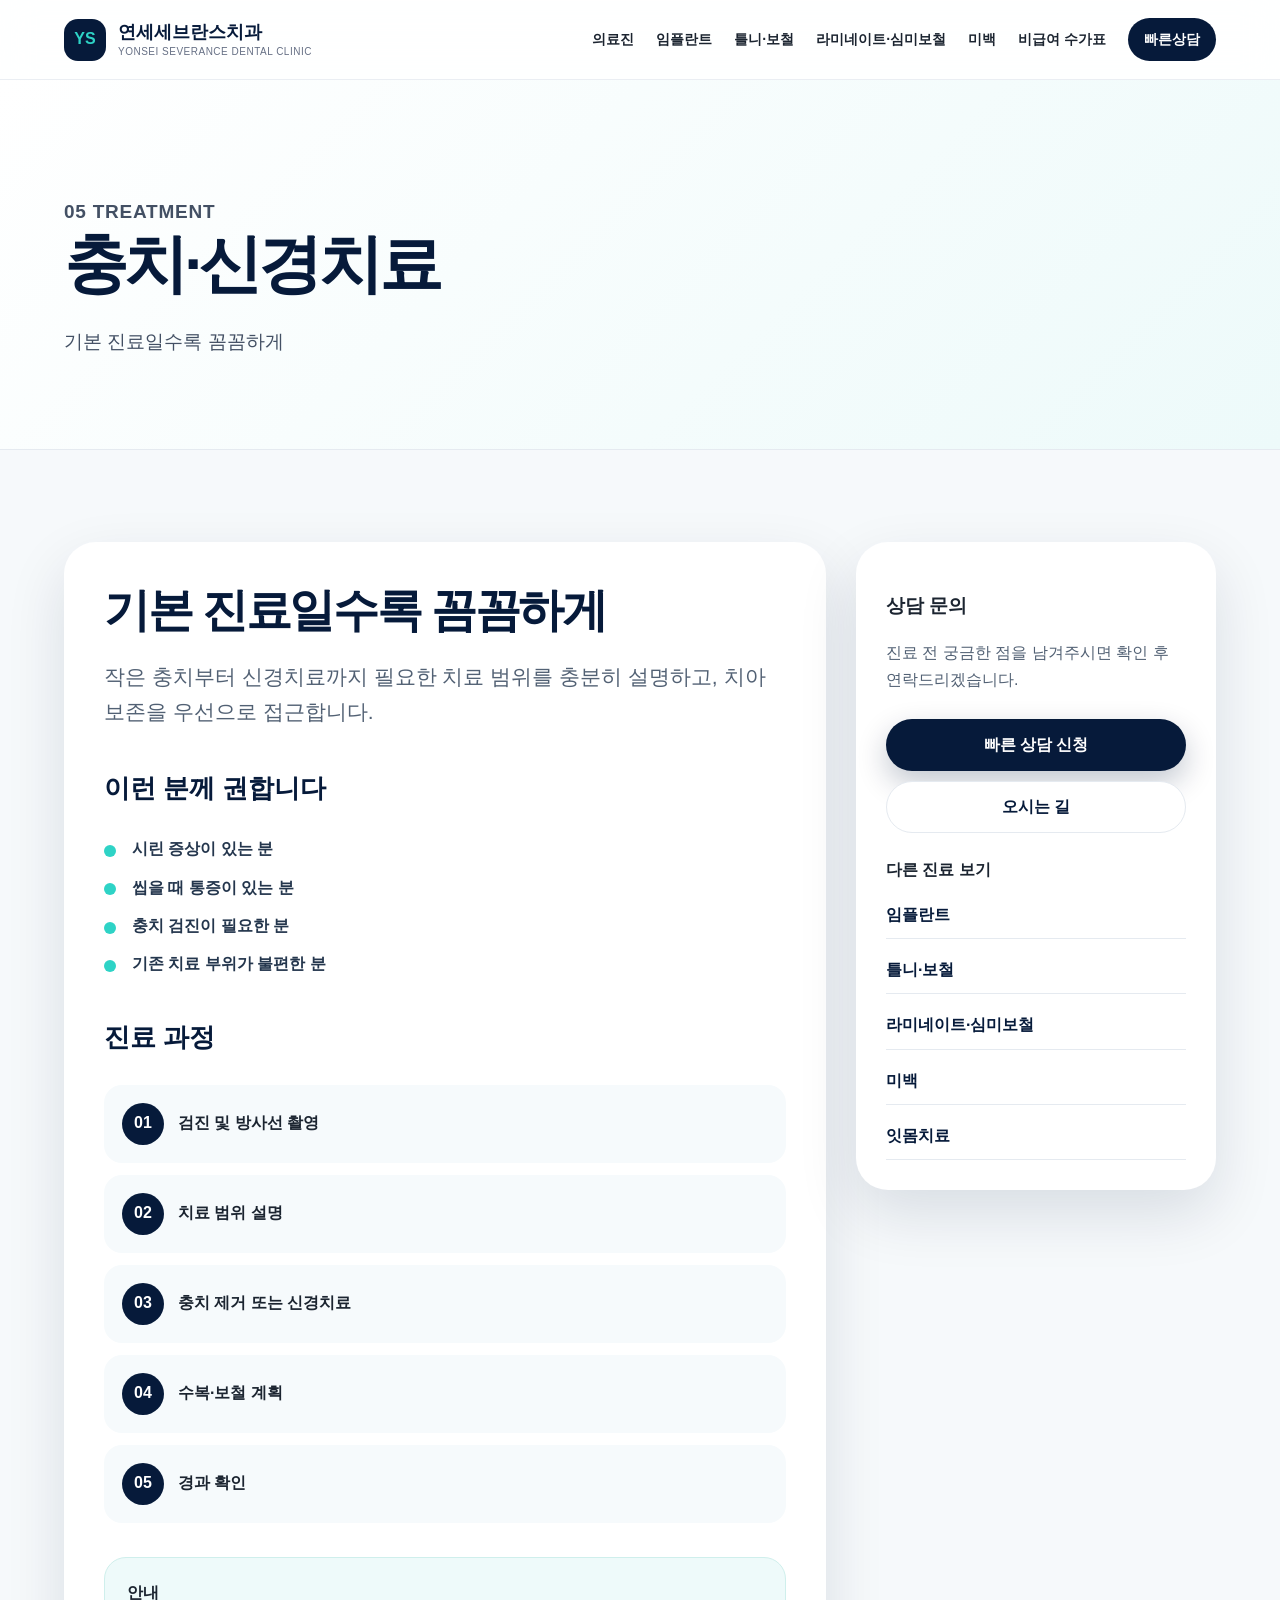
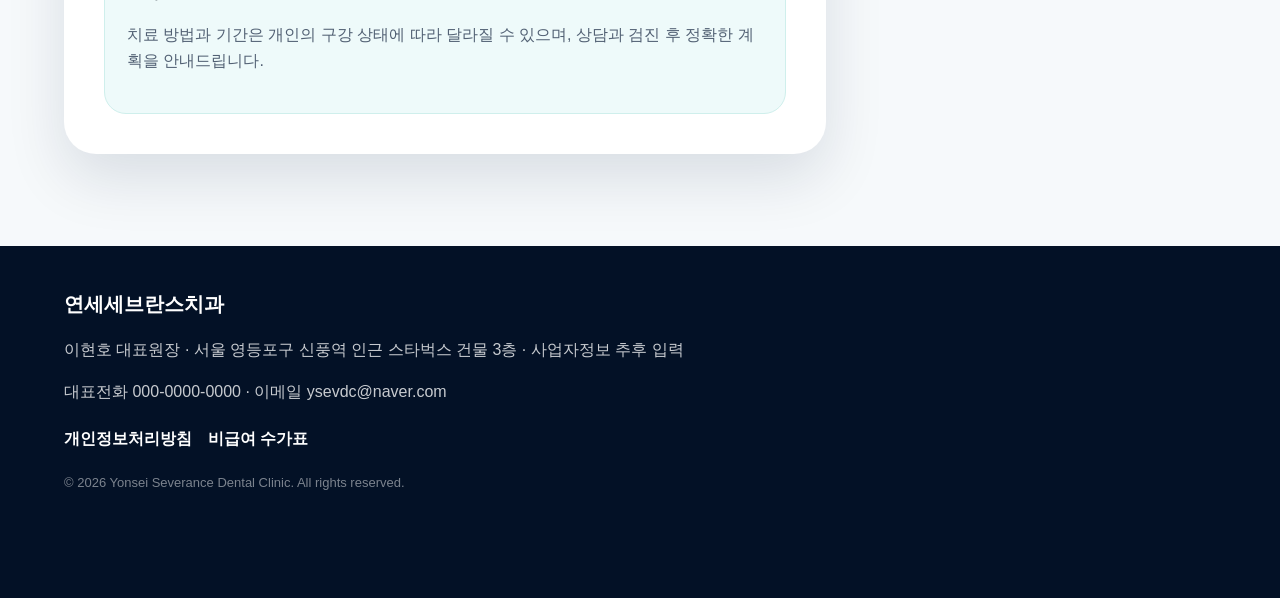
<file: demo/treatment-general.html>
<!doctype html>
<html lang="ko">
<head>
  <meta charset="utf-8" />
  <meta name="viewport" content="width=device-width, initial-scale=1" />
  <title>충치·신경치료 | 신풍역 연세세브란스치과</title>
  <meta name="description" content="신풍역 연세세브란스치과 충치·신경치료 안내. 기본 진료일수록 꼼꼼하게" />
  <meta property="og:title" content="충치·신경치료 | 신풍역 연세세브란스치과" />
  <meta property="og:description" content="신풍역 연세세브란스치과 충치·신경치료 안내. 기본 진료일수록 꼼꼼하게" />
  <meta property="og:type" content="website" />
  <meta property="og:image" content="./assets/clinic-illustration.png" />
  <link rel="stylesheet" href="styles.css" />
</head>
<body>

<header class="site-header">
  <a class="logo" href="index.html">
    <span class="logo-mark">YS</span>
    <span><strong>연세세브란스치과</strong><small>YONSEI SEVERANCE DENTAL CLINIC</small></span>
  </a>
  <nav class="desktop-nav">
    <a href="index.html#doctor">의료진</a>
    <a href="treatment-implant.html">임플란트</a><a href="treatment-denture.html">틀니·보철</a><a href="treatment-aesthetic.html">라미네이트·심미보철</a><a href="treatment-whitening.html">미백</a>
    <a href="fees.html">비급여 수가표</a>
    <a class="nav-cta" href="contact.html">빠른상담</a>
  </nav>
  <button class="menu-btn" type="button" aria-label="메뉴 열기">메뉴</button>
</header>
<div class="mobile-menu" aria-hidden="true">
  <a href="index.html#doctor">의료진</a>
  <a href="index.html#treatments">진료과목</a>
  <a href="index.html#digital">디지털 장비</a>
  <a href="location.html">오시는 길</a>
  <a href="contact.html">빠른상담</a>
</div>


<main>
  <section class="sub-hero">
    <p class="eyebrow">05 Treatment</p>
    <h1>충치·신경치료</h1>
    <p>기본 진료일수록 꼼꼼하게</p>
  </section>
  <section class="section detail-section">
    <div class="detail-main">
      <h2>기본 진료일수록 꼼꼼하게</h2>
      <p class="detail-lead">작은 충치부터 신경치료까지 필요한 치료 범위를 충분히 설명하고, 치아 보존을 우선으로 접근합니다.</p>
      <h3>이런 분께 권합니다</h3>
      <ul class="check-list"><li>시린 증상이 있는 분</li><li>씹을 때 통증이 있는 분</li><li>충치 검진이 필요한 분</li><li>기존 치료 부위가 불편한 분</li></ul>
      <h3>진료 과정</h3>
      <ol class="step-list"><li><span>01</span><strong>검진 및 방사선 촬영</strong></li><li><span>02</span><strong>치료 범위 설명</strong></li><li><span>03</span><strong>충치 제거 또는 신경치료</strong></li><li><span>04</span><strong>수복·보철 계획</strong></li><li><span>05</span><strong>경과 확인</strong></li></ol>
      <div class="notice-box">
        <strong>안내</strong>
        <p>치료 방법과 기간은 개인의 구강 상태에 따라 달라질 수 있으며, 상담과 검진 후 정확한 계획을 안내드립니다.</p>
      </div>
    </div>
    <aside class="detail-side">
      <h3>상담 문의</h3>
      <p>진료 전 궁금한 점을 남겨주시면 확인 후 연락드리겠습니다.</p>
      <a class="primary-btn full" href="contact.html">빠른 상담 신청</a>
      <a class="secondary-btn full" href="location.html">오시는 길</a>
      <div class="related-box"><strong>다른 진료 보기</strong><a href="treatment-implant.html">임플란트</a><a href="treatment-denture.html">틀니·보철</a><a href="treatment-aesthetic.html">라미네이트·심미보철</a><a href="treatment-whitening.html">미백</a><a href="treatment-gum.html">잇몸치료</a></div>
    </aside>
  </section>
</main>


<footer class="site-footer">
  <div>
    <strong>연세세브란스치과</strong>
    <p>이현호 대표원장 · 서울 영등포구 신풍역 인근 스타벅스 건물 3층 · 사업자정보 추후 입력</p>
    <p>대표전화 000-0000-0000 · 이메일 ysevdc@naver.com</p>
  </div>
  <div class="footer-links">
    <a href="privacy.html">개인정보처리방침</a>
    <a href="fees.html">비급여 수가표</a>
  </div>
  <p class="copyright">© 2026 Yonsei Severance Dental Clinic. All rights reserved.</p>
</footer>
<div class="mobile-fixed">
  <a href="tel:000-0000-0000">전화</a>
  <a href="contact.html">상담</a>
  <a href="location.html">지도</a>
</div>
<script src="script.js"></script>

</body>
</html>
</file>
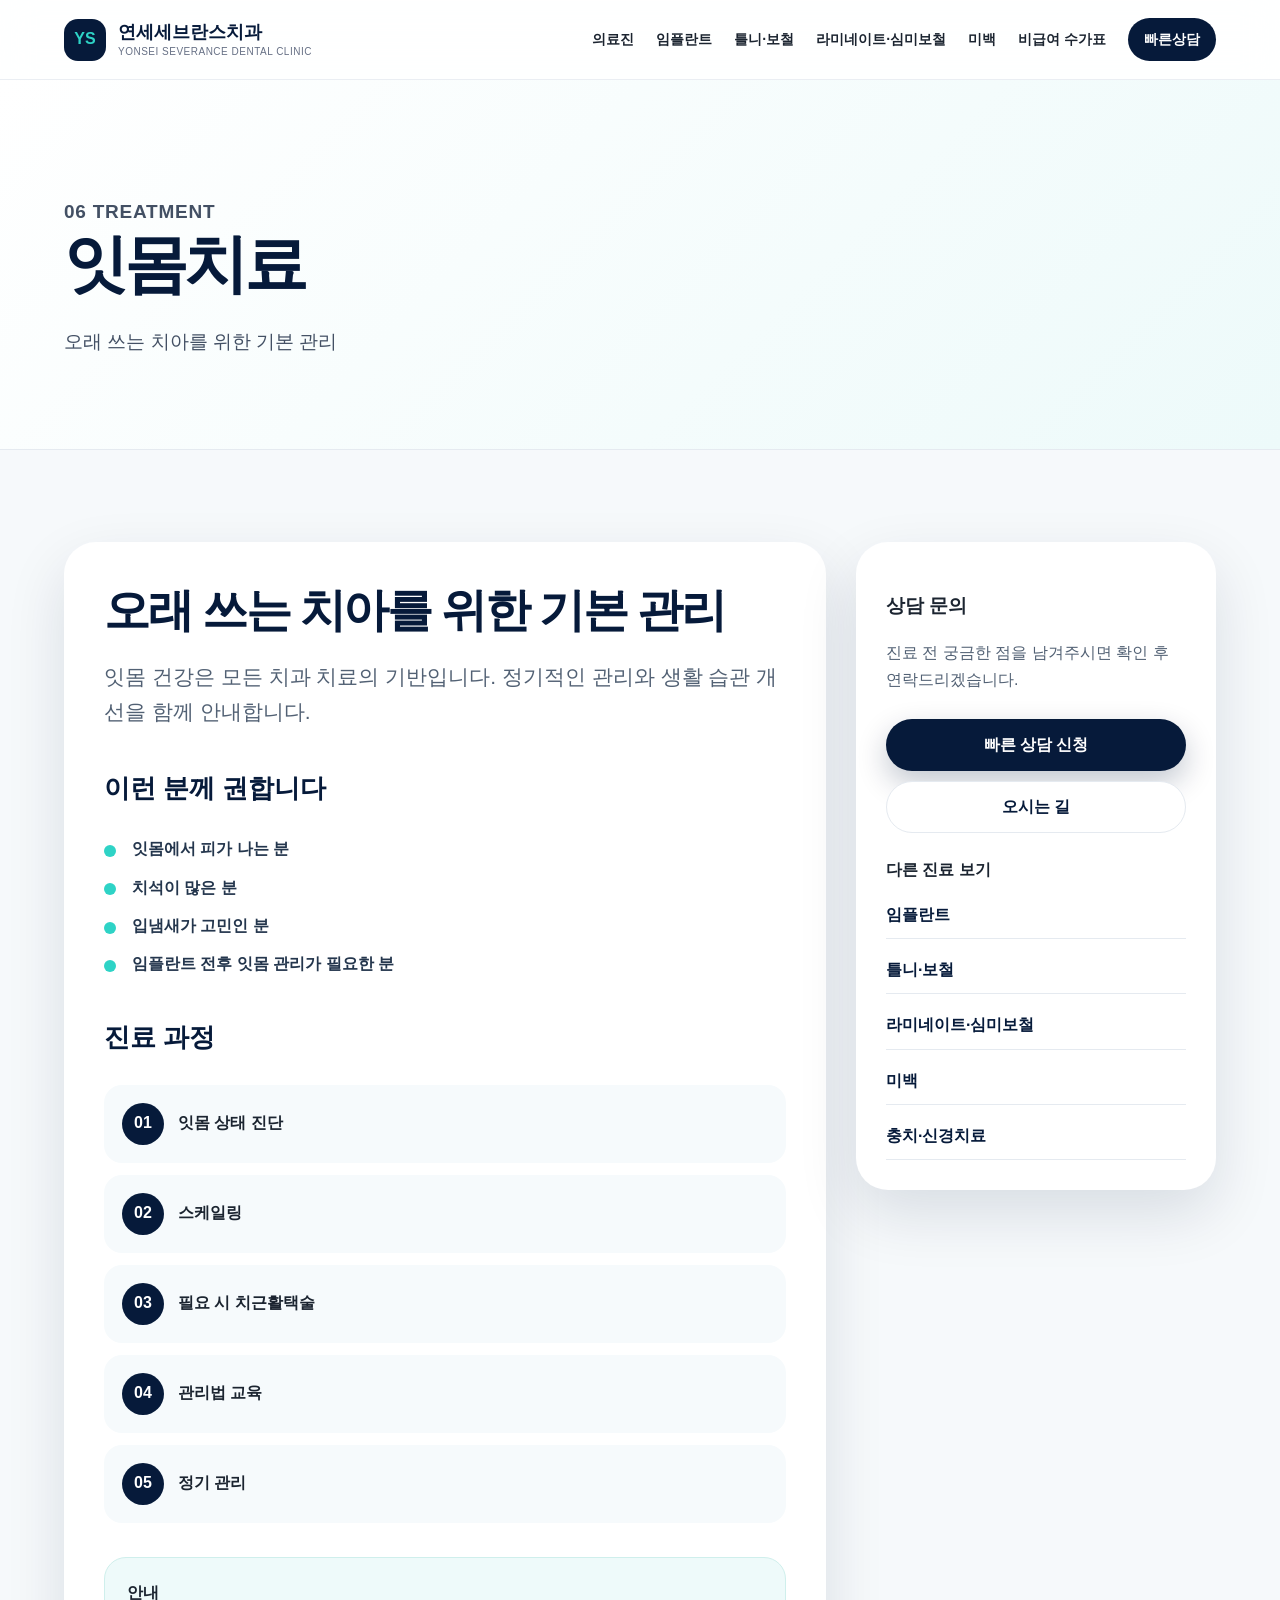
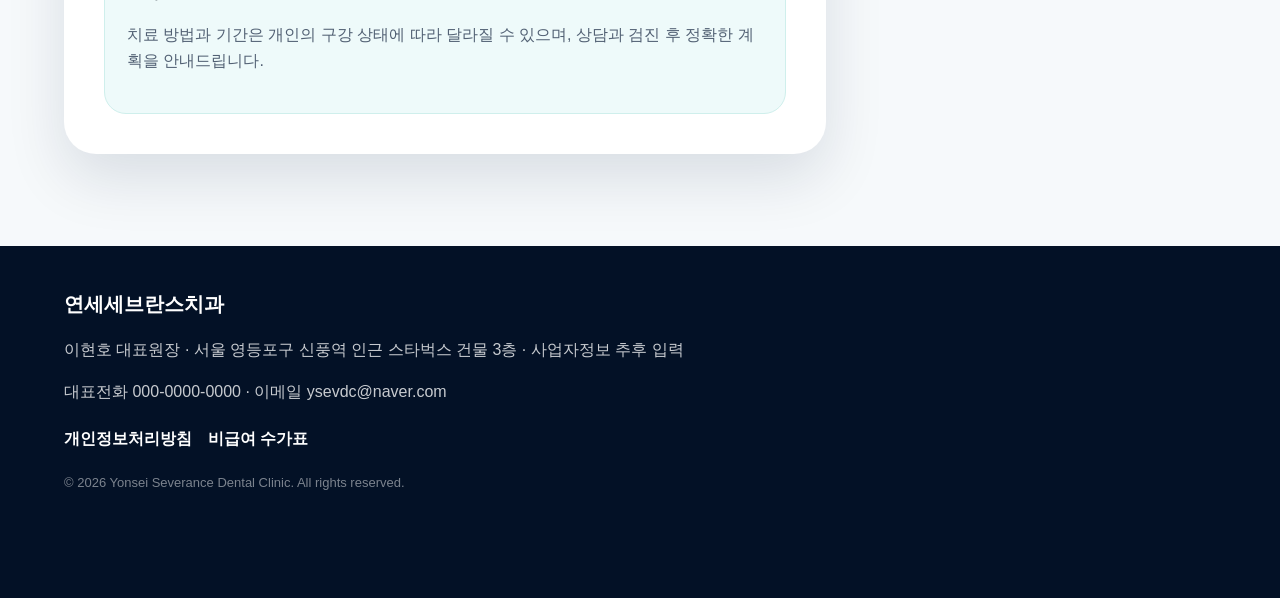
<file: demo/treatment-gum.html>
<!doctype html>
<html lang="ko">
<head>
  <meta charset="utf-8" />
  <meta name="viewport" content="width=device-width, initial-scale=1" />
  <title>잇몸치료 | 신풍역 연세세브란스치과</title>
  <meta name="description" content="신풍역 연세세브란스치과 잇몸치료 안내. 오래 쓰는 치아를 위한 기본 관리" />
  <meta property="og:title" content="잇몸치료 | 신풍역 연세세브란스치과" />
  <meta property="og:description" content="신풍역 연세세브란스치과 잇몸치료 안내. 오래 쓰는 치아를 위한 기본 관리" />
  <meta property="og:type" content="website" />
  <meta property="og:image" content="./assets/clinic-illustration.png" />
  <link rel="stylesheet" href="styles.css" />
</head>
<body>

<header class="site-header">
  <a class="logo" href="index.html">
    <span class="logo-mark">YS</span>
    <span><strong>연세세브란스치과</strong><small>YONSEI SEVERANCE DENTAL CLINIC</small></span>
  </a>
  <nav class="desktop-nav">
    <a href="index.html#doctor">의료진</a>
    <a href="treatment-implant.html">임플란트</a><a href="treatment-denture.html">틀니·보철</a><a href="treatment-aesthetic.html">라미네이트·심미보철</a><a href="treatment-whitening.html">미백</a>
    <a href="fees.html">비급여 수가표</a>
    <a class="nav-cta" href="contact.html">빠른상담</a>
  </nav>
  <button class="menu-btn" type="button" aria-label="메뉴 열기">메뉴</button>
</header>
<div class="mobile-menu" aria-hidden="true">
  <a href="index.html#doctor">의료진</a>
  <a href="index.html#treatments">진료과목</a>
  <a href="index.html#digital">디지털 장비</a>
  <a href="location.html">오시는 길</a>
  <a href="contact.html">빠른상담</a>
</div>


<main>
  <section class="sub-hero">
    <p class="eyebrow">06 Treatment</p>
    <h1>잇몸치료</h1>
    <p>오래 쓰는 치아를 위한 기본 관리</p>
  </section>
  <section class="section detail-section">
    <div class="detail-main">
      <h2>오래 쓰는 치아를 위한 기본 관리</h2>
      <p class="detail-lead">잇몸 건강은 모든 치과 치료의 기반입니다. 정기적인 관리와 생활 습관 개선을 함께 안내합니다.</p>
      <h3>이런 분께 권합니다</h3>
      <ul class="check-list"><li>잇몸에서 피가 나는 분</li><li>치석이 많은 분</li><li>입냄새가 고민인 분</li><li>임플란트 전후 잇몸 관리가 필요한 분</li></ul>
      <h3>진료 과정</h3>
      <ol class="step-list"><li><span>01</span><strong>잇몸 상태 진단</strong></li><li><span>02</span><strong>스케일링</strong></li><li><span>03</span><strong>필요 시 치근활택술</strong></li><li><span>04</span><strong>관리법 교육</strong></li><li><span>05</span><strong>정기 관리</strong></li></ol>
      <div class="notice-box">
        <strong>안내</strong>
        <p>치료 방법과 기간은 개인의 구강 상태에 따라 달라질 수 있으며, 상담과 검진 후 정확한 계획을 안내드립니다.</p>
      </div>
    </div>
    <aside class="detail-side">
      <h3>상담 문의</h3>
      <p>진료 전 궁금한 점을 남겨주시면 확인 후 연락드리겠습니다.</p>
      <a class="primary-btn full" href="contact.html">빠른 상담 신청</a>
      <a class="secondary-btn full" href="location.html">오시는 길</a>
      <div class="related-box"><strong>다른 진료 보기</strong><a href="treatment-implant.html">임플란트</a><a href="treatment-denture.html">틀니·보철</a><a href="treatment-aesthetic.html">라미네이트·심미보철</a><a href="treatment-whitening.html">미백</a><a href="treatment-general.html">충치·신경치료</a></div>
    </aside>
  </section>
</main>


<footer class="site-footer">
  <div>
    <strong>연세세브란스치과</strong>
    <p>이현호 대표원장 · 서울 영등포구 신풍역 인근 스타벅스 건물 3층 · 사업자정보 추후 입력</p>
    <p>대표전화 000-0000-0000 · 이메일 ysevdc@naver.com</p>
  </div>
  <div class="footer-links">
    <a href="privacy.html">개인정보처리방침</a>
    <a href="fees.html">비급여 수가표</a>
  </div>
  <p class="copyright">© 2026 Yonsei Severance Dental Clinic. All rights reserved.</p>
</footer>
<div class="mobile-fixed">
  <a href="tel:000-0000-0000">전화</a>
  <a href="contact.html">상담</a>
  <a href="location.html">지도</a>
</div>
<script src="script.js"></script>

</body>
</html>
</file>
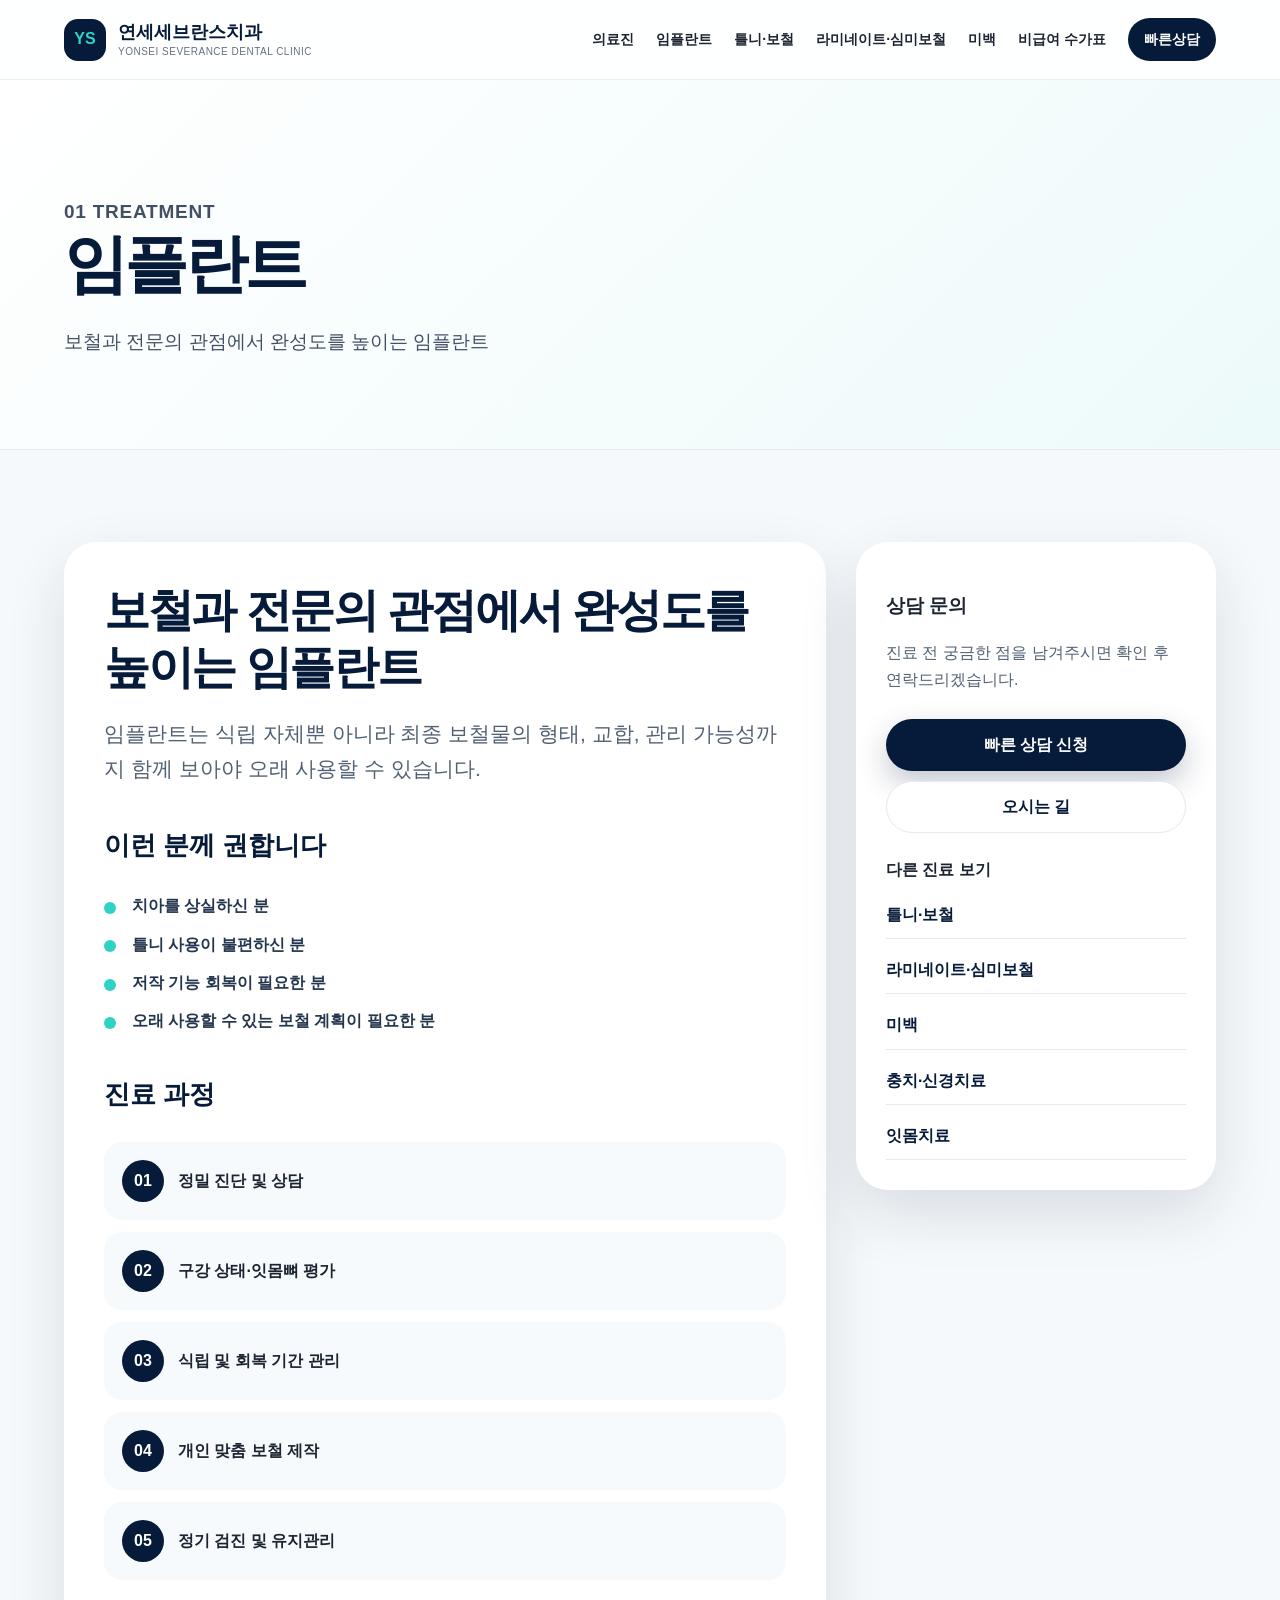
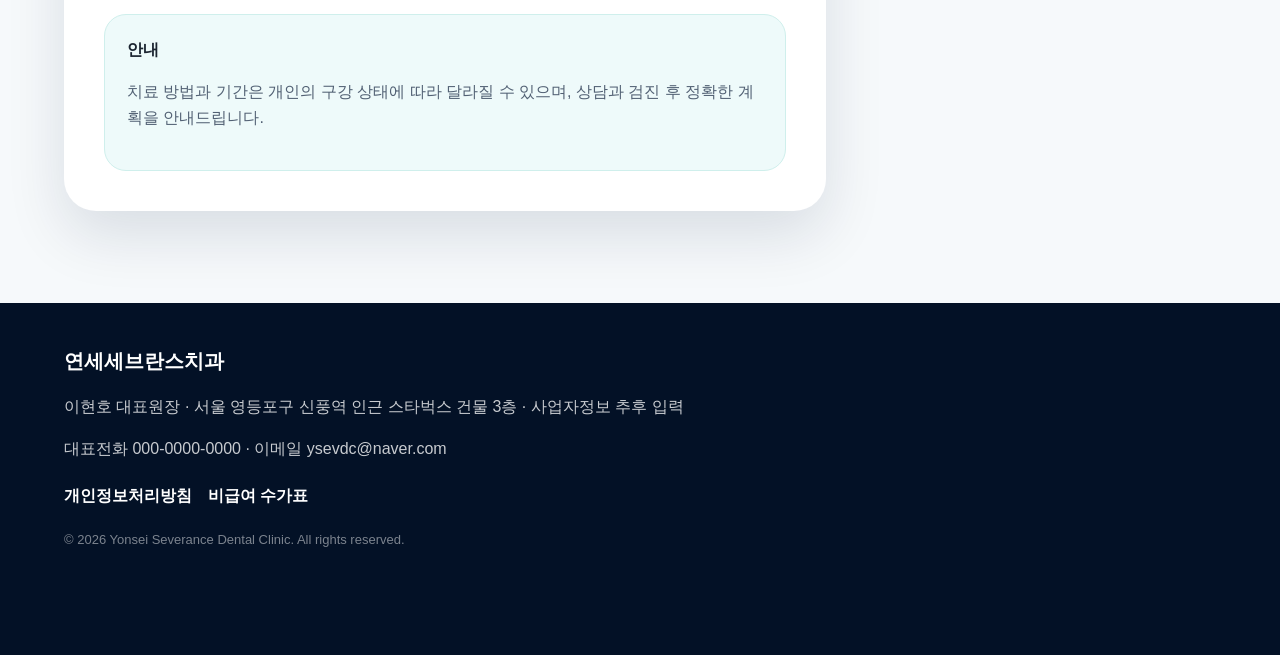
<file: demo/treatment-implant.html>
<!doctype html>
<html lang="ko">
<head>
  <meta charset="utf-8" />
  <meta name="viewport" content="width=device-width, initial-scale=1" />
  <title>임플란트 | 신풍역 연세세브란스치과</title>
  <meta name="description" content="신풍역 연세세브란스치과 임플란트 안내. 보철과 전문의 관점에서 완성도를 높이는 임플란트" />
  <meta property="og:title" content="임플란트 | 신풍역 연세세브란스치과" />
  <meta property="og:description" content="신풍역 연세세브란스치과 임플란트 안내. 보철과 전문의 관점에서 완성도를 높이는 임플란트" />
  <meta property="og:type" content="website" />
  <meta property="og:image" content="./assets/clinic-illustration.png" />
  <link rel="stylesheet" href="styles.css" />
</head>
<body>

<header class="site-header">
  <a class="logo" href="index.html">
    <span class="logo-mark">YS</span>
    <span><strong>연세세브란스치과</strong><small>YONSEI SEVERANCE DENTAL CLINIC</small></span>
  </a>
  <nav class="desktop-nav">
    <a href="index.html#doctor">의료진</a>
    <a href="treatment-implant.html">임플란트</a><a href="treatment-denture.html">틀니·보철</a><a href="treatment-aesthetic.html">라미네이트·심미보철</a><a href="treatment-whitening.html">미백</a>
    <a href="fees.html">비급여 수가표</a>
    <a class="nav-cta" href="contact.html">빠른상담</a>
  </nav>
  <button class="menu-btn" type="button" aria-label="메뉴 열기">메뉴</button>
</header>
<div class="mobile-menu" aria-hidden="true">
  <a href="index.html#doctor">의료진</a>
  <a href="index.html#treatments">진료과목</a>
  <a href="index.html#digital">디지털 장비</a>
  <a href="location.html">오시는 길</a>
  <a href="contact.html">빠른상담</a>
</div>


<main>
  <section class="sub-hero">
    <p class="eyebrow">01 Treatment</p>
    <h1>임플란트</h1>
    <p>보철과 전문의 관점에서 완성도를 높이는 임플란트</p>
  </section>
  <section class="section detail-section">
    <div class="detail-main">
      <h2>보철과 전문의 관점에서 완성도를 높이는 임플란트</h2>
      <p class="detail-lead">임플란트는 식립 자체뿐 아니라 최종 보철물의 형태, 교합, 관리 가능성까지 함께 보아야 오래 사용할 수 있습니다.</p>
      <h3>이런 분께 권합니다</h3>
      <ul class="check-list"><li>치아를 상실하신 분</li><li>틀니 사용이 불편하신 분</li><li>저작 기능 회복이 필요한 분</li><li>오래 사용할 수 있는 보철 계획이 필요한 분</li></ul>
      <h3>진료 과정</h3>
      <ol class="step-list"><li><span>01</span><strong>정밀 진단 및 상담</strong></li><li><span>02</span><strong>구강 상태·잇몸뼈 평가</strong></li><li><span>03</span><strong>식립 및 회복 기간 관리</strong></li><li><span>04</span><strong>개인 맞춤 보철 제작</strong></li><li><span>05</span><strong>정기 검진 및 유지관리</strong></li></ol>
      <div class="notice-box">
        <strong>안내</strong>
        <p>치료 방법과 기간은 개인의 구강 상태에 따라 달라질 수 있으며, 상담과 검진 후 정확한 계획을 안내드립니다.</p>
      </div>
    </div>
    <aside class="detail-side">
      <h3>상담 문의</h3>
      <p>진료 전 궁금한 점을 남겨주시면 확인 후 연락드리겠습니다.</p>
      <a class="primary-btn full" href="contact.html">빠른 상담 신청</a>
      <a class="secondary-btn full" href="location.html">오시는 길</a>
      <div class="related-box"><strong>다른 진료 보기</strong><a href="treatment-denture.html">틀니·보철</a><a href="treatment-aesthetic.html">라미네이트·심미보철</a><a href="treatment-whitening.html">미백</a><a href="treatment-general.html">충치·신경치료</a><a href="treatment-gum.html">잇몸치료</a></div>
    </aside>
  </section>
</main>


<footer class="site-footer">
  <div>
    <strong>연세세브란스치과</strong>
    <p>이현호 대표원장 · 서울 영등포구 신풍역 인근 스타벅스 건물 3층 · 사업자정보 추후 입력</p>
    <p>대표전화 000-0000-0000 · 이메일 ysevdc@naver.com</p>
  </div>
  <div class="footer-links">
    <a href="privacy.html">개인정보처리방침</a>
    <a href="fees.html">비급여 수가표</a>
  </div>
  <p class="copyright">© 2026 Yonsei Severance Dental Clinic. All rights reserved.</p>
</footer>
<div class="mobile-fixed">
  <a href="tel:000-0000-0000">전화</a>
  <a href="contact.html">상담</a>
  <a href="location.html">지도</a>
</div>
<script src="script.js"></script>

</body>
</html>
</file>
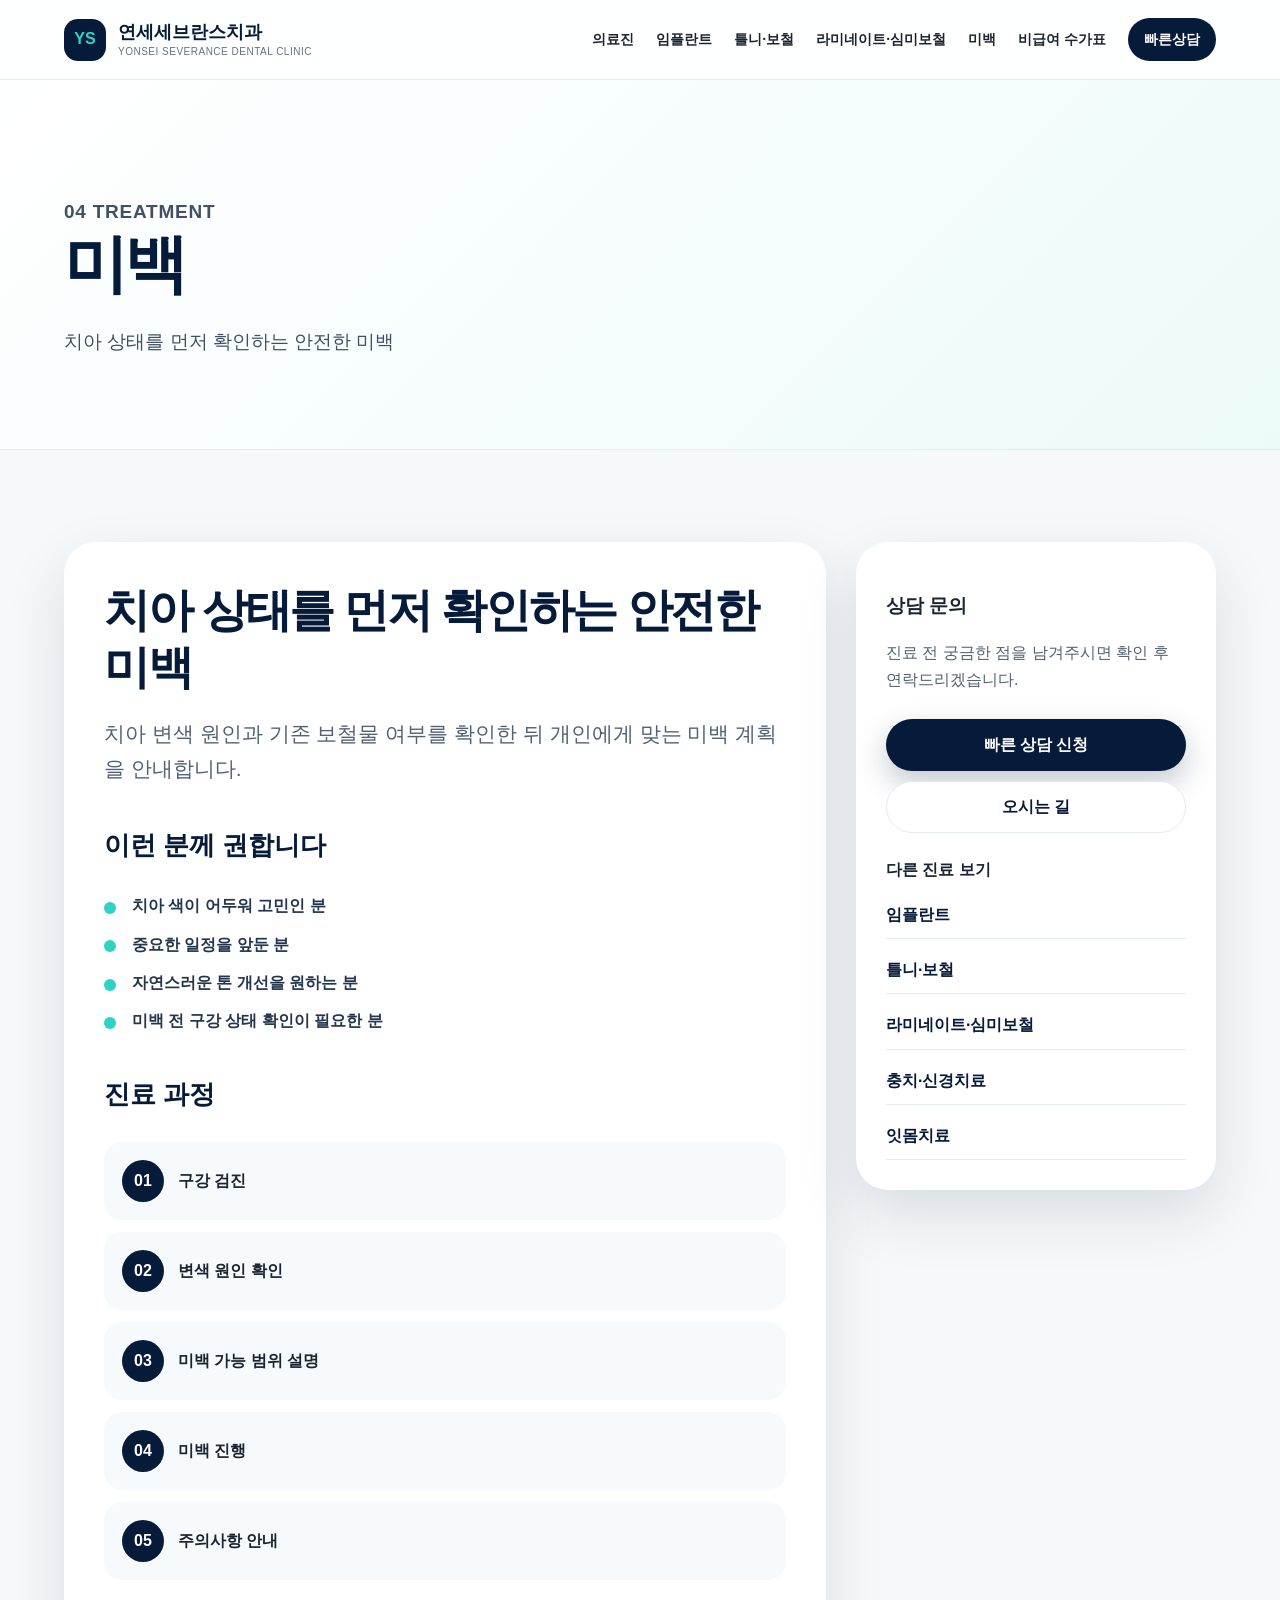
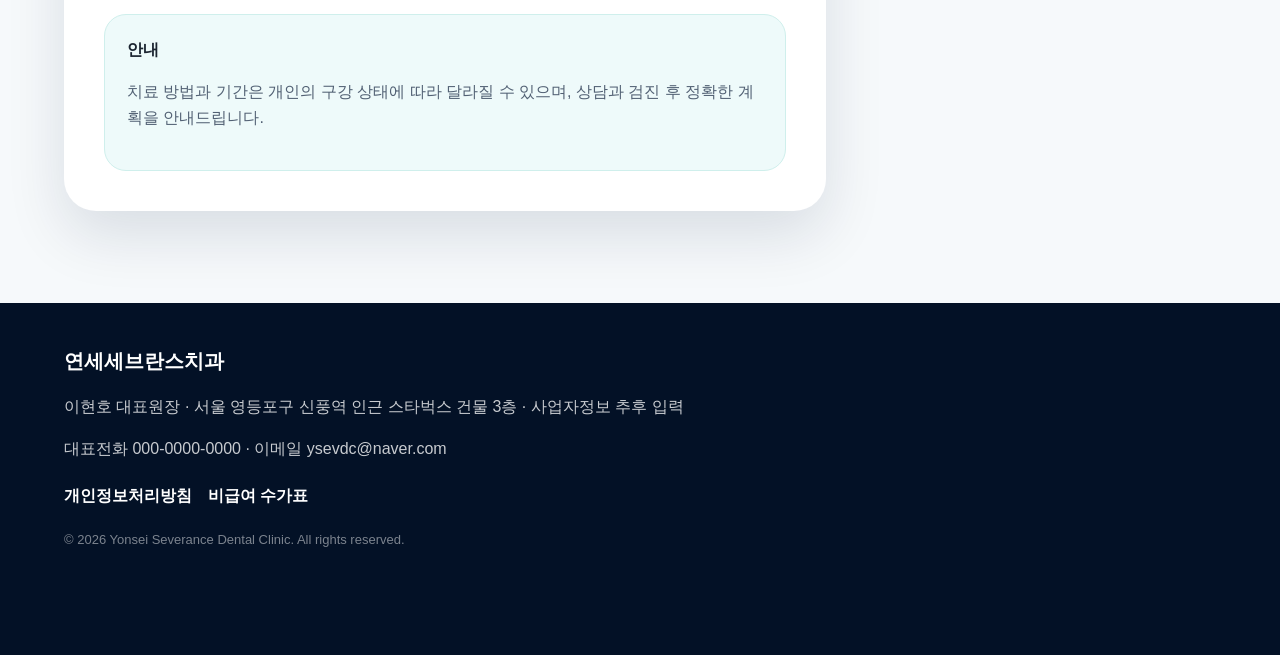
<file: demo/treatment-whitening.html>
<!doctype html>
<html lang="ko">
<head>
  <meta charset="utf-8" />
  <meta name="viewport" content="width=device-width, initial-scale=1" />
  <title>미백 | 신풍역 연세세브란스치과</title>
  <meta name="description" content="신풍역 연세세브란스치과 미백 안내. 치아 상태를 먼저 확인하는 안전한 미백" />
  <meta property="og:title" content="미백 | 신풍역 연세세브란스치과" />
  <meta property="og:description" content="신풍역 연세세브란스치과 미백 안내. 치아 상태를 먼저 확인하는 안전한 미백" />
  <meta property="og:type" content="website" />
  <meta property="og:image" content="./assets/clinic-illustration.png" />
  <link rel="stylesheet" href="styles.css" />
</head>
<body>

<header class="site-header">
  <a class="logo" href="index.html">
    <span class="logo-mark">YS</span>
    <span><strong>연세세브란스치과</strong><small>YONSEI SEVERANCE DENTAL CLINIC</small></span>
  </a>
  <nav class="desktop-nav">
    <a href="index.html#doctor">의료진</a>
    <a href="treatment-implant.html">임플란트</a><a href="treatment-denture.html">틀니·보철</a><a href="treatment-aesthetic.html">라미네이트·심미보철</a><a href="treatment-whitening.html">미백</a>
    <a href="fees.html">비급여 수가표</a>
    <a class="nav-cta" href="contact.html">빠른상담</a>
  </nav>
  <button class="menu-btn" type="button" aria-label="메뉴 열기">메뉴</button>
</header>
<div class="mobile-menu" aria-hidden="true">
  <a href="index.html#doctor">의료진</a>
  <a href="index.html#treatments">진료과목</a>
  <a href="index.html#digital">디지털 장비</a>
  <a href="location.html">오시는 길</a>
  <a href="contact.html">빠른상담</a>
</div>


<main>
  <section class="sub-hero">
    <p class="eyebrow">04 Treatment</p>
    <h1>미백</h1>
    <p>치아 상태를 먼저 확인하는 안전한 미백</p>
  </section>
  <section class="section detail-section">
    <div class="detail-main">
      <h2>치아 상태를 먼저 확인하는 안전한 미백</h2>
      <p class="detail-lead">치아 변색 원인과 기존 보철물 여부를 확인한 뒤 개인에게 맞는 미백 계획을 안내합니다.</p>
      <h3>이런 분께 권합니다</h3>
      <ul class="check-list"><li>치아 색이 어두워 고민인 분</li><li>중요한 일정을 앞둔 분</li><li>자연스러운 톤 개선을 원하는 분</li><li>미백 전 구강 상태 확인이 필요한 분</li></ul>
      <h3>진료 과정</h3>
      <ol class="step-list"><li><span>01</span><strong>구강 검진</strong></li><li><span>02</span><strong>변색 원인 확인</strong></li><li><span>03</span><strong>미백 가능 범위 설명</strong></li><li><span>04</span><strong>미백 진행</strong></li><li><span>05</span><strong>주의사항 안내</strong></li></ol>
      <div class="notice-box">
        <strong>안내</strong>
        <p>치료 방법과 기간은 개인의 구강 상태에 따라 달라질 수 있으며, 상담과 검진 후 정확한 계획을 안내드립니다.</p>
      </div>
    </div>
    <aside class="detail-side">
      <h3>상담 문의</h3>
      <p>진료 전 궁금한 점을 남겨주시면 확인 후 연락드리겠습니다.</p>
      <a class="primary-btn full" href="contact.html">빠른 상담 신청</a>
      <a class="secondary-btn full" href="location.html">오시는 길</a>
      <div class="related-box"><strong>다른 진료 보기</strong><a href="treatment-implant.html">임플란트</a><a href="treatment-denture.html">틀니·보철</a><a href="treatment-aesthetic.html">라미네이트·심미보철</a><a href="treatment-general.html">충치·신경치료</a><a href="treatment-gum.html">잇몸치료</a></div>
    </aside>
  </section>
</main>


<footer class="site-footer">
  <div>
    <strong>연세세브란스치과</strong>
    <p>이현호 대표원장 · 서울 영등포구 신풍역 인근 스타벅스 건물 3층 · 사업자정보 추후 입력</p>
    <p>대표전화 000-0000-0000 · 이메일 ysevdc@naver.com</p>
  </div>
  <div class="footer-links">
    <a href="privacy.html">개인정보처리방침</a>
    <a href="fees.html">비급여 수가표</a>
  </div>
  <p class="copyright">© 2026 Yonsei Severance Dental Clinic. All rights reserved.</p>
</footer>
<div class="mobile-fixed">
  <a href="tel:000-0000-0000">전화</a>
  <a href="contact.html">상담</a>
  <a href="location.html">지도</a>
</div>
<script src="script.js"></script>

</body>
</html>
</file>
<file: demo/styles.css>
:root{--navy:#061a3a;--deep:#031126;--mint:#2ed3c6;--sky:#e9fbf8;--text:#1b2430;--muted:#667085;--line:#e5eaf0;--bg:#f6f9fb;--white:#fff;--shadow:0 24px 60px rgba(6,26,58,.12)}
*{box-sizing:border-box}html{scroll-behavior:smooth}body{margin:0;font-family:-apple-system,BlinkMacSystemFont,"Pretendard","Noto Sans KR","Segoe UI",sans-serif;color:var(--text);background:var(--bg);line-height:1.65}a{color:inherit;text-decoration:none}img{max-width:100%;display:block}
.site-header{position:sticky;top:0;z-index:20;display:flex;justify-content:space-between;align-items:center;padding:18px clamp(20px,5vw,72px);background:rgba(255,255,255,.9);backdrop-filter:blur(18px);border-bottom:1px solid rgba(229,234,240,.8)}
.logo{display:flex;align-items:center;gap:12px}.logo-mark{display:grid;place-items:center;width:42px;height:42px;border-radius:14px;background:var(--navy);color:var(--mint);font-weight:900}.logo strong{display:block;font-size:18px;color:var(--navy)}.logo small{display:block;margin-top:-4px;font-size:10px;color:var(--muted);letter-spacing:.05em}
.desktop-nav{display:flex;align-items:center;gap:22px;font-size:14px;font-weight:700}.nav-cta{padding:10px 16px;border-radius:999px;background:var(--navy);color:var(--white)}.menu-btn{display:none;border:0;background:var(--navy);color:#fff;border-radius:999px;padding:10px 14px;font-weight:800}.mobile-menu{display:none}
.hero{display:grid;grid-template-columns:minmax(0,1.05fr) minmax(320px,.95fr);gap:clamp(28px,5vw,72px);align-items:center;min-height:720px;padding:72px clamp(20px,5vw,72px);background:radial-gradient(circle at 80% 14%,rgba(46,211,198,.22),transparent 32%),linear-gradient(135deg,#fff 0%,#eef8fb 45%,#f7fbfc 100%)}
.eyebrow{margin:0 0 14px;color:#138f88;font-weight:900;letter-spacing:.04em;text-transform:uppercase;font-size:13px}.hero h1,.sub-hero h1{margin:0;font-size:clamp(38px,5vw,66px);line-height:1.16;letter-spacing:-.06em;color:var(--navy)}.hero-desc,.sub-hero p{max-width:700px;margin:24px 0 0;font-size:19px;color:#435064}
.hero-actions{display:flex;gap:12px;margin-top:34px;flex-wrap:wrap}.hero-actions.center{justify-content:center}.primary-btn,.secondary-btn{display:inline-flex;align-items:center;justify-content:center;min-height:52px;padding:0 24px;border-radius:999px;font-weight:900}.primary-btn{background:var(--navy);color:#fff;box-shadow:0 12px 30px rgba(6,26,58,.24)}.secondary-btn{background:#fff;color:var(--navy);border:1px solid var(--line)}.full{width:100%;margin-top:10px}
.hero-info{display:grid;grid-template-columns:repeat(2,minmax(0,1fr));max-width:620px;gap:12px;margin:40px 0 0}.hero-info div{padding:18px;border-radius:22px;background:rgba(255,255,255,.72);border:1px solid rgba(255,255,255,.9)}.hero-info dt{font-size:13px;color:var(--muted);font-weight:700}.hero-info dd{margin:4px 0 0;color:var(--navy);font-weight:900}
.hero-card{position:relative;min-height:520px;border-radius:42px;background:var(--navy);padding:28px;box-shadow:var(--shadow);overflow:hidden}.hero-card:before{content:"";position:absolute;inset:0;background:radial-gradient(circle at 20% 20%,rgba(46,211,198,.35),transparent 24%),radial-gradient(circle at 80% 80%,rgba(255,255,255,.16),transparent 32%)}.hero-image-wrap{position:relative;z-index:1;display:grid;place-items:center;height:100%;min-height:464px;border-radius:30px;background:rgba(255,255,255,.08);overflow:hidden}.hero-image-wrap img{width:min(92%,420px);filter:drop-shadow(0 20px 40px rgba(0,0,0,.24))}.floating-card{position:absolute;z-index:2;left:46px;bottom:46px;padding:18px 20px;border-radius:20px;background:rgba(255,255,255,.92);box-shadow:0 20px 40px rgba(0,0,0,.18)}.floating-card strong{display:block;color:var(--navy)}.floating-card span{color:var(--muted);font-size:14px}
.section{padding:92px clamp(20px,5vw,72px)}.section-heading{max-width:800px;margin-bottom:34px}.section h2{margin:0 0 14px;color:var(--navy);font-size:clamp(30px,4vw,46px);line-height:1.24;letter-spacing:-.05em}.section-heading p,.section p{color:#526174}.large-text{max-width:980px;margin:0;font-size:clamp(22px,3vw,32px);line-height:1.55;letter-spacing:-.04em;color:#26364b}.intro-section{background:#fff}
.split-section{display:grid;grid-template-columns:1fr 1fr;gap:clamp(28px,6vw,96px);align-items:center;background:var(--bg)}.visual-card,.profile-card,.feature-list,.detail-side,.contact-info{padding:30px;border-radius:32px;background:#fff;box-shadow:var(--shadow)}.visual-card img{border-radius:26px}.check-list{padding:0;margin:24px 0;list-style:none}.check-list li{position:relative;margin:12px 0;padding-left:28px;font-weight:800;color:#24364d}.check-list li:before{content:"";position:absolute;left:0;top:.55em;width:12px;height:12px;border-radius:50%;background:var(--mint)}
.treatment-grid{display:grid;grid-template-columns:repeat(3,minmax(0,1fr));gap:18px}.treatment-card{padding:30px;border-radius:28px;background:#fff;border:1px solid var(--line);transition:.2s}.treatment-card:hover{transform:translateY(-4px);box-shadow:var(--shadow)}.treatment-card span{color:var(--mint);font-weight:900}.treatment-card h3{margin:12px 0 8px;color:var(--navy);font-size:24px}.treatment-card p{margin:0;color:#526174}.treatment-card em{display:inline-block;margin-top:18px;color:var(--navy);font-style:normal;font-weight:900}
.digital{background:var(--navy);color:#fff}.digital h2,.digital .eyebrow{color:#fff}.digital p{color:rgba(255,255,255,.78)}.feature-list{display:grid;gap:14px;background:rgba(255,255,255,.08);border:1px solid rgba(255,255,255,.14)}.feature-list div{padding:20px;border-radius:20px;background:rgba(255,255,255,.1)}.feature-list strong{display:block;color:#fff;font-size:20px}.feature-list span{color:rgba(255,255,255,.68)}
.gallery-grid{display:grid;grid-template-columns:1fr 1fr;gap:18px}.gallery-grid img{border-radius:32px;box-shadow:var(--shadow)}.cta-band{text-align:center;background:#fff}
.sub-hero{padding:92px clamp(20px,5vw,72px);background:linear-gradient(135deg,#fff,#edfafa);border-bottom:1px solid var(--line)}.detail-section{display:grid;grid-template-columns:minmax(0,1fr) 360px;gap:30px;align-items:start}.detail-main{padding:40px;border-radius:32px;background:#fff;box-shadow:var(--shadow)}.detail-lead{font-size:21px;color:#34465e}.detail-main h3{margin-top:38px;color:var(--navy);font-size:26px}.step-list{padding:0;margin:20px 0;list-style:none;display:grid;gap:12px}.step-list li{display:flex;gap:14px;align-items:center;padding:18px;border-radius:18px;background:#f6fafc}.step-list span{display:grid;place-items:center;width:42px;height:42px;border-radius:50%;background:var(--navy);color:#fff;font-weight:900}.notice-box{margin-top:34px;padding:22px;border-radius:22px;background:#eefafa;border:1px solid #cfefec}.related-box{display:grid;gap:8px;margin-top:24px}.related-box a{padding:10px 0;border-bottom:1px solid var(--line);font-weight:800;color:var(--navy)}
.contact-layout,.location-section{display:grid;grid-template-columns:1.15fr .85fr;gap:28px;align-items:start}.contact-form{display:grid;grid-template-columns:repeat(2,minmax(0,1fr));gap:18px;padding:28px;border-radius:32px;background:#fff;box-shadow:var(--shadow)}.contact-form label{display:grid;gap:8px;font-weight:900;color:var(--navy)}.contact-form input,.contact-form select,.contact-form textarea{width:100%;min-height:52px;padding:14px 16px;border:1px solid var(--line);border-radius:16px;font:inherit;color:var(--text);background:#fbfcfd}.contact-form textarea{min-height:150px;resize:vertical}.wide,.contact-form button{grid-column:1/-1}.check-label{display:flex!important;align-items:center;gap:10px;color:var(--muted)!important;font-weight:700!important}.check-label input{width:auto;min-height:auto}.contact-form button{min-height:56px;border:0;border-radius:18px;background:var(--navy);color:#fff;font:inherit;font-weight:900;cursor:pointer}.contact-info dl{display:grid;gap:10px}.contact-info div{display:flex;justify-content:space-between;gap:20px;padding:12px 0;border-bottom:1px solid var(--line)}.small-note{font-size:14px;color:var(--muted)}
.map-placeholder{display:grid;place-items:center;min-height:360px;border-radius:32px;background:linear-gradient(135deg,rgba(46,211,198,.16),rgba(6,26,58,.08)),repeating-linear-gradient(45deg,#eef4f7 0 14px,#f7fafb 14px 28px);color:var(--navy);font-weight:900;border:1px solid var(--line)}.address{font-weight:900;color:var(--navy)}.table-wrap{overflow:auto;background:#fff;border-radius:28px;box-shadow:var(--shadow)}table{width:100%;border-collapse:collapse;min-width:720px}th,td{padding:18px;border-bottom:1px solid var(--line);text-align:left}th{background:var(--navy);color:#fff}.policy{max-width:920px;background:#fff}.policy h2{font-size:24px}
.site-footer{padding:42px clamp(20px,5vw,72px) 92px;background:var(--deep);color:rgba(255,255,255,.78)}.site-footer strong{display:block;color:#fff;font-size:20px;margin-bottom:8px}.footer-links{display:flex;gap:16px;margin:20px 0}.footer-links a{font-weight:800;color:#fff}.copyright{font-size:13px;color:rgba(255,255,255,.48)}
.mobile-fixed{display:none}
@media(max-width:980px){.desktop-nav{display:none}.menu-btn{display:block}.mobile-menu.open{display:grid;position:fixed;top:79px;left:12px;right:12px;z-index:30;padding:16px;border-radius:22px;background:#fff;box-shadow:var(--shadow);gap:4px}.mobile-menu a{padding:14px;border-radius:14px;font-weight:900}.mobile-menu a:hover{background:#f3fbfb}.hero{grid-template-columns:1fr;min-height:auto;padding-top:46px}.hero h1,.sub-hero h1{font-size:40px}.hero-info{grid-template-columns:1fr}.hero-card{min-height:380px;border-radius:30px}.hero-image-wrap{min-height:320px}.floating-card{left:28px;bottom:28px}.section{padding:68px 20px}.split-section,.detail-section,.contact-layout,.location-section{grid-template-columns:1fr}.treatment-grid,.gallery-grid{grid-template-columns:1fr}.contact-form{grid-template-columns:1fr;padding:20px}.contact-info div{display:block}.mobile-fixed{position:fixed;left:12px;right:12px;bottom:12px;z-index:30;display:grid;grid-template-columns:repeat(3,1fr);gap:8px;padding:8px;border-radius:22px;background:rgba(255,255,255,.94);box-shadow:0 16px 40px rgba(6,26,58,.18);backdrop-filter:blur(18px)}.mobile-fixed a{display:grid;place-items:center;min-height:46px;border-radius:16px;background:var(--navy);color:#fff;font-weight:900}.site-footer{padding-bottom:100px}}
</file>
